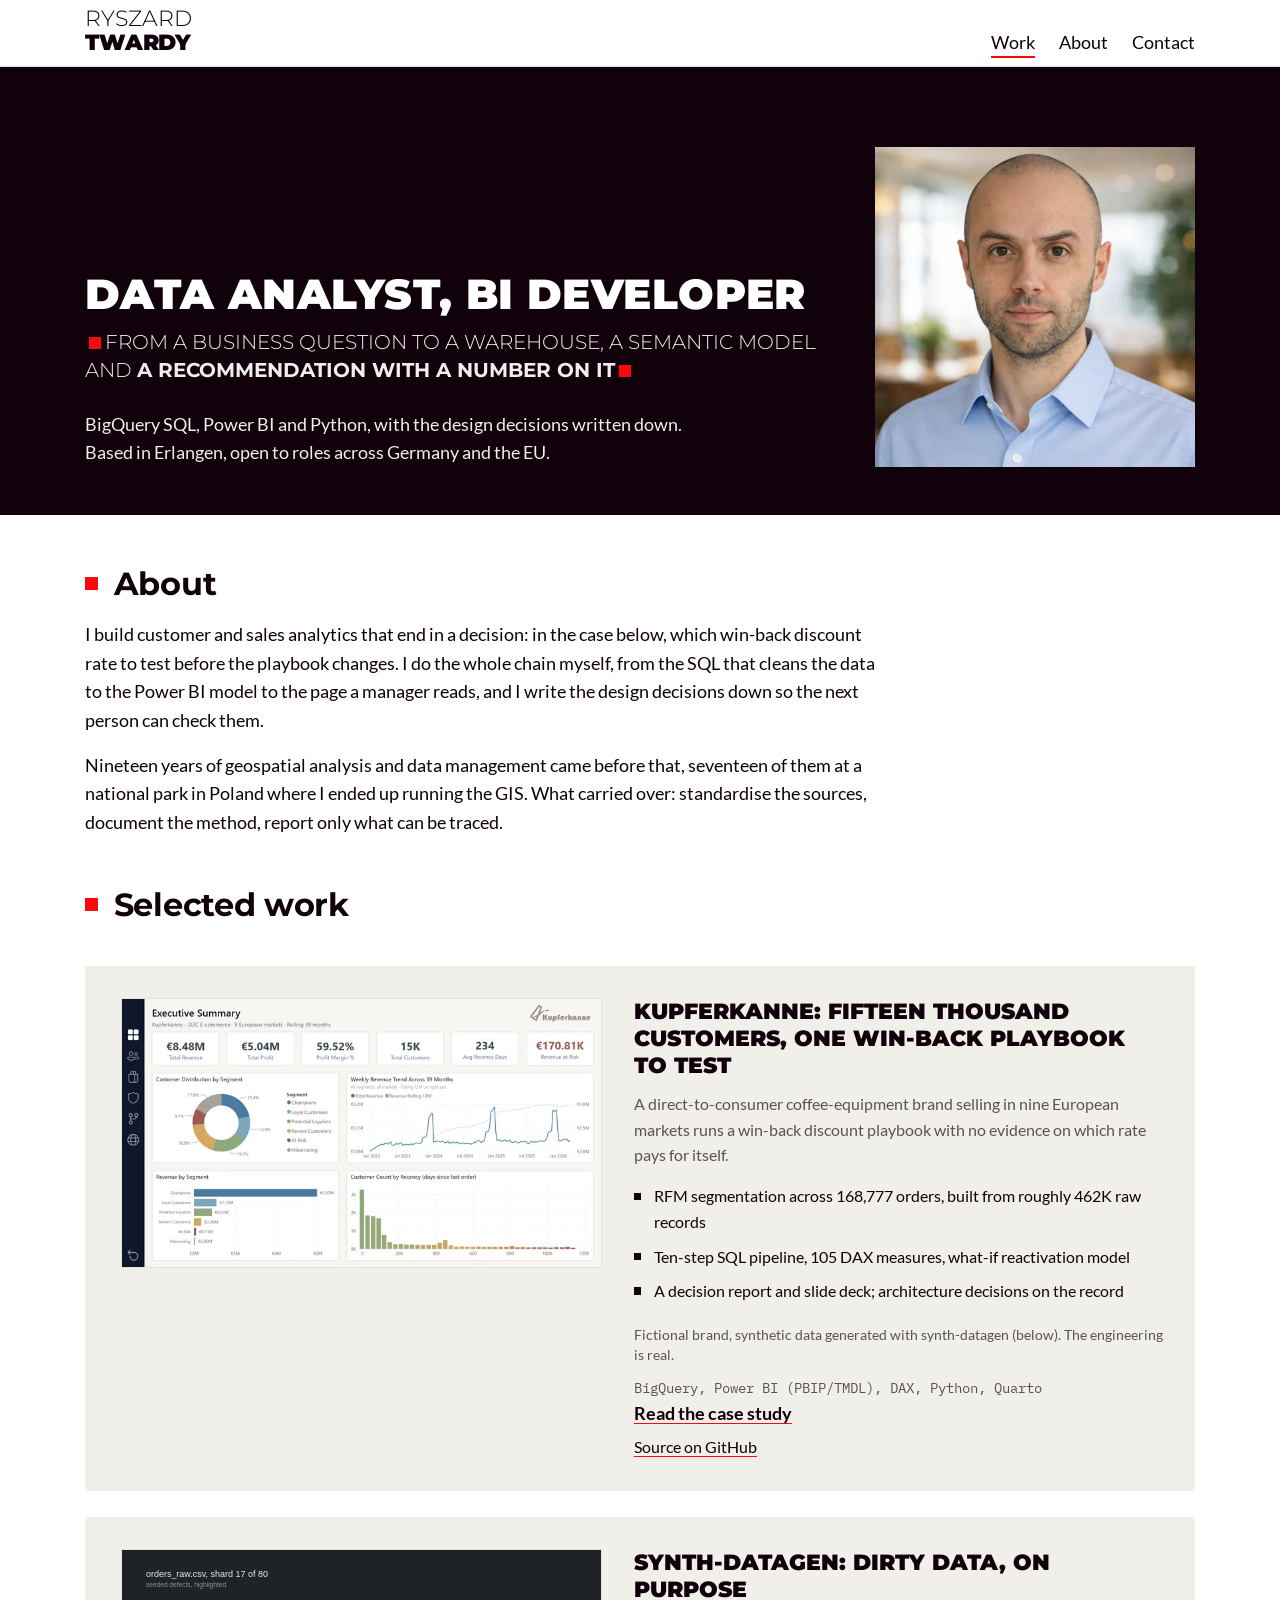
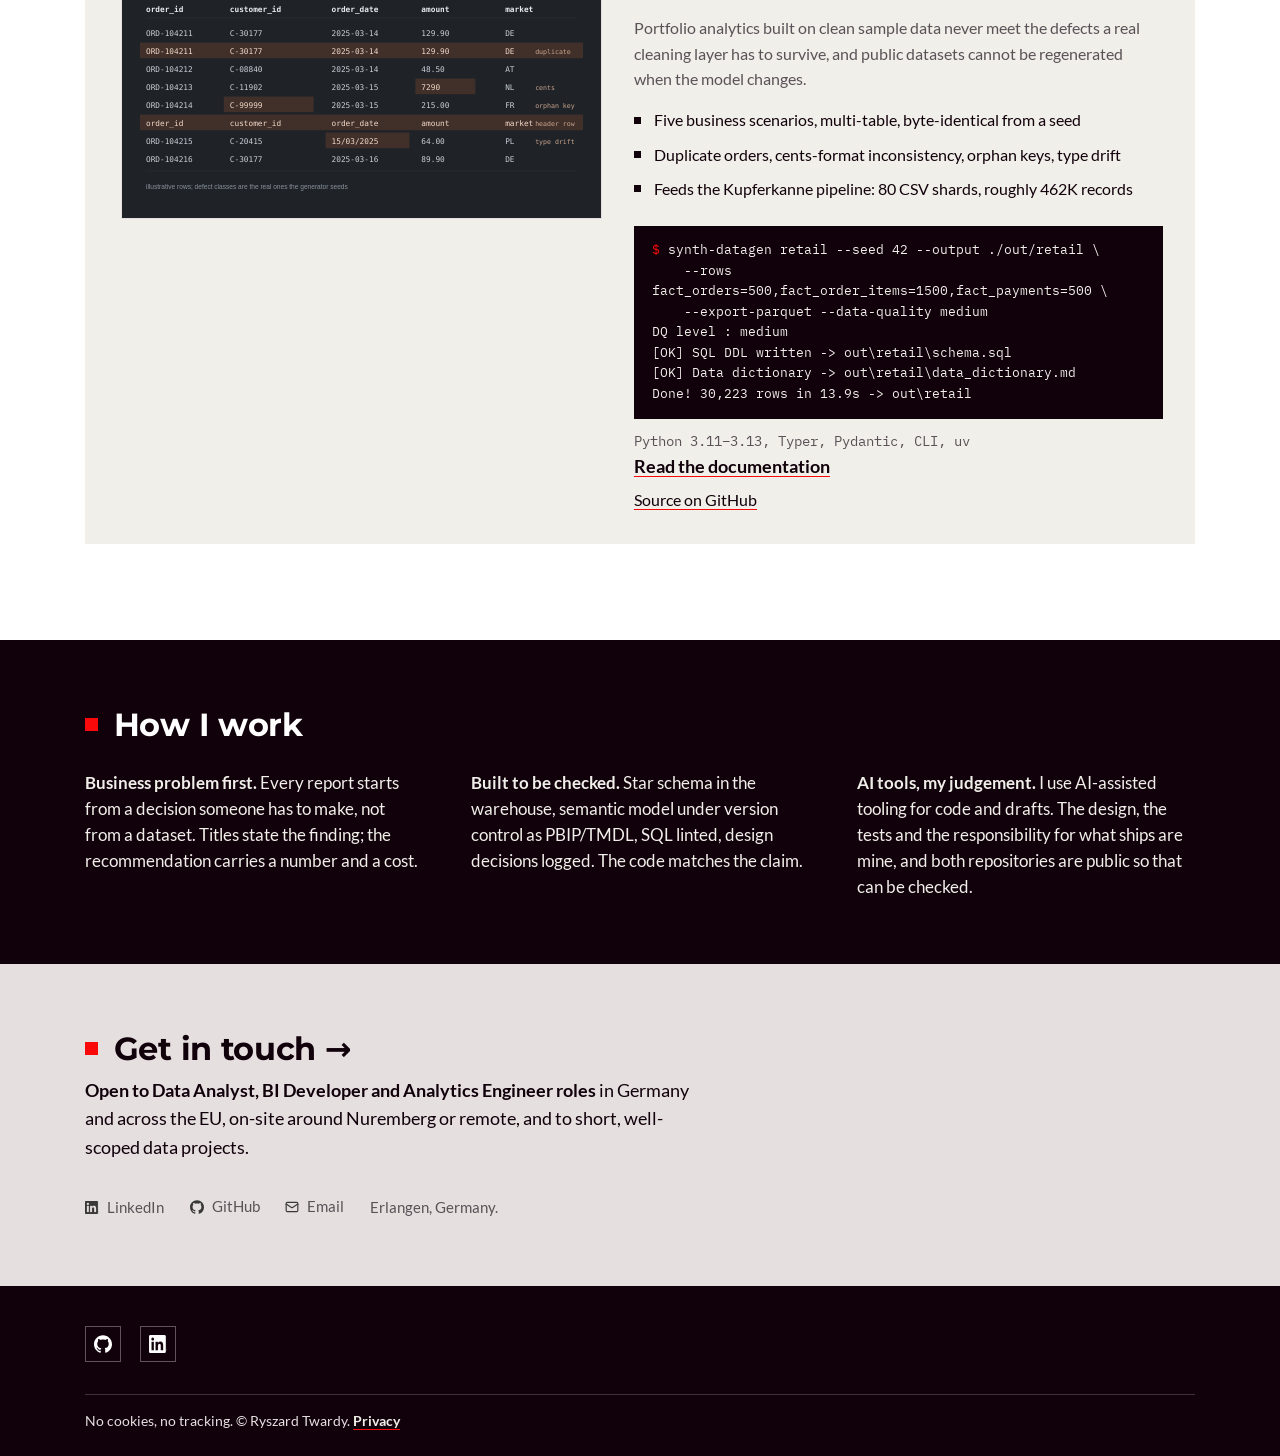
<file: index.html>
<!doctype html>
<html lang="en">
<head>
<meta charset="utf-8">
<meta name="viewport" content="width=device-width, initial-scale=1">
<title>Ryszard Twardy – Data Analyst, Power BI and SQL, Erlangen</title>
<meta name="description" content="Data analyst in Erlangen, Germany. SQL pipelines in BigQuery, Power BI semantic models and DAX, Python data tooling. Projects with the numbers and the code behind them.">
<link rel="canonical" href="https://ryszard-twardy.github.io/">
<meta property="og:type" content="website">
<meta property="og:site_name" content="Ryszard Twardy">
<meta property="og:locale" content="en_GB">
<meta property="og:title" content="Ryszard Twardy – Data Analyst, Power BI and SQL, Erlangen">
<meta property="og:description" content="Data analyst in Erlangen, Germany. SQL pipelines in BigQuery, Power BI semantic models and DAX, Python data tooling. Projects with the numbers and the code behind them.">
<meta property="og:url" content="https://ryszard-twardy.github.io/">
<meta property="og:image" content="https://ryszard-twardy.github.io/assets/img/og.png">
<meta property="og:image:width" content="1200">
<meta property="og:image:height" content="630">
<meta property="og:image:alt" content="Ryszard Twardy, data analyst and BI developer">
<meta name="twitter:card" content="summary_large_image">
<meta name="theme-color" content="#ffffff">
<link rel="preload" href="assets/fonts/montserrat-latin-300-normal.woff2" as="font" type="font/woff2" crossorigin>
<link rel="preload" href="assets/fonts/montserrat-latin-700-normal.woff2" as="font" type="font/woff2" crossorigin>
<link rel="preload" href="assets/fonts/montserrat-latin-900-normal.woff2" as="font" type="font/woff2" crossorigin>
<link rel="preload" href="assets/fonts/lato-latin-400-normal.woff2" as="font" type="font/woff2" crossorigin>
<link rel="preload" href="assets/fonts/lato-latin-700-normal.woff2" as="font" type="font/woff2" crossorigin>
<link rel="preload" href="assets/fonts/IBMPlexMono-Regular.woff2" as="font" type="font/woff2" crossorigin>
<link rel="stylesheet" href="tokens.css">
<link rel="stylesheet" href="styles.css">
</head>
<body>
<a class="skip" href="#main">Skip to content</a>

<header class="header">
  <div class="container wrap">
    <a class="wordmark" href="./" aria-label="Ryszard Twardy – home"><svg viewBox="0 0 107 41" width="107" height="41" aria-hidden="true" focusable="false"><text x="0" y="15.8" font-family="Montserrat" font-weight="300" font-size="22" fill="currentColor">RYSZARD</text><text x="0" y="40" textLength="106.2" lengthAdjust="spacing" font-family="Montserrat" font-weight="900" font-size="22" fill="currentColor">TWARDY</text></svg></a>
    <nav class="nav" aria-label="Main">
      <ul>
        <li><a href="#work" aria-current="page">Work</a></li>
        <li><a href="about/">About</a></li>
        <li><a href="#contact">Contact</a></li>
      </ul>
    </nav>
  </div>
</header>

<main id="main">
  <section class="hero">
    <div class="container wrap">
      <div>
        <h1 class="h-primary">Data analyst, BI developer</h1>
        <p class="sub-hero akcent">From a business question to a warehouse, a semantic model and <strong>a recommendation with a number on it</strong></p>
        <p class="lead">BigQuery SQL, Power BI and Python, with the design decisions written down. Based in Erlangen, open to roles across Germany and the EU.</p>
      </div>
      <img class="portrait" src="assets/img/portrait@640.webp" srcset="assets/img/portrait@2x.webp 224w, assets/img/portrait@640.webp 640w" sizes="(max-width: 760px) 160px, 320px" width="320" height="320" alt="Ryszard Twardy">
    </div>
  </section>

  <section class="container pb-700 about" id="about" aria-labelledby="about-h">
    <h2 class="h-secondary" id="about-h">About</h2>
    <p>I build customer and sales analytics that end in a decision: in the case below, which win-back discount rate to test before the playbook changes. I do the whole chain myself, from the SQL that cleans the data to the Power BI model to the page a manager reads, and I write the design decisions down so the next person can check them.</p>
    <p>Nineteen years of geospatial analysis and data management came before that, seventeen of them at a national park in Poland where I ended up running the GIS. What carried over: standardise the sources, document the method, report only what can be traced.</p>
  </section>

  <section class="container pb-900 flow" id="work" aria-labelledby="work-h">
    <h2 class="h-secondary" id="work-h">Selected work</h2>

    <div class="tiles">
      <!-- Kupferkanne. Figures from the repo README/methodology; do not edit without re-verifying. -->
      <article class="tile">
        <div class="shot">
          <img src="assets/img/kupferkanne-hero-v2.webp" srcset="assets/img/kupferkanne-hero-v2.webp 1x, assets/img/kupferkanne-hero-v2@2x.webp 2x" width="1437" height="808" loading="lazy" alt="Kupferkanne executive summary page of the Power BI report">
        </div>
        <div>
          <h3>Kupferkanne: fifteen thousand customers, one win-back playbook to test</h3>
          <p class="problem">A direct-to-consumer coffee-equipment brand selling in nine European markets runs a win-back discount playbook with no evidence on which rate pays for itself.</p>
          <ul class="kwadrat">
            <li>RFM segmentation across 168,777 orders, built from roughly 462K raw records</li>
            <li>Ten-step SQL pipeline, 105 DAX measures, what-if reactivation model</li>
            <li>A decision report and slide deck; architecture decisions on the record</li>
          </ul>
          <p class="note">Fictional brand, synthetic data generated with synth-datagen (below). The engineering is real.</p>
          <p class="stack" translate="no">BigQuery, Power BI (PBIP/TMDL), DAX, Python, Quarto</p>
          <a class="more" href="kupferkanne/">Read the case study</a>
          <p class="source"><a href="https://github.com/ryszard-twardy/rfm-customer-segmentation-kupferkanne" target="_blank" rel="noopener">Source on GitHub<span class="sr-only"> (opens in a new tab)</span></a></p>
        </div>
      </article>

      <!-- synth-datagen. Scenario count and CLI sample verified against the repo at d629c84 (v0.3.3), 2026-09-17: README quickstart run with --data-quality medium, stdout verbatim, whole lines dropped only. -->
      <article class="tile">
        <div class="shot"><img src="assets/img/synth-defects.svg" width="1600" height="900" loading="lazy" alt="synth-datagen: built-in data defects, one per column"></div>
        <div>
          <h3>synth-datagen: dirty data, on purpose</h3>
          <p class="problem">Portfolio analytics built on clean sample data never meet the defects a real cleaning layer has to survive, and public datasets cannot be regenerated when the model changes.</p>
          <ul class="kwadrat">
            <li>Five business scenarios, multi-table, byte-identical from a seed</li>
            <li>Duplicate orders, cents-format inconsistency, orphan keys, type drift</li>
            <li>Feeds the Kupferkanne pipeline: 80 CSV shards, roughly 462K records</li>
          </ul>
          <pre class="terminal" translate="no" aria-hidden="true"><span class="prompt">$</span> synth-datagen retail --seed 42 --output ./out/retail \
    --rows fact_orders=500,fact_order_items=1500,fact_payments=500 \
    --export-parquet --data-quality medium
DQ level : medium
[OK] SQL DDL written -&gt; out\retail\schema.sql
[OK] Data dictionary -&gt; out\retail\data_dictionary.md
Done! 30,223 rows in 13.9s -&gt; out\retail</pre>
          <p class="stack" translate="no">Python 3.11–3.13, Typer, Pydantic, CLI, uv</p>
          <a class="more" href="https://ryszard-twardy.github.io/synth-datagen/" target="_blank" rel="noopener">Read the documentation<span class="sr-only"> (opens in a new tab)</span></a>
          <p class="source"><a href="https://github.com/ryszard-twardy/synth-datagen" target="_blank" rel="noopener">Source on GitHub<span class="sr-only"> (opens in a new tab)</span></a></p>
        </div>
      </article>
    </div>
  </section>

  <section class="black-bg" aria-labelledby="how-h">
    <div class="container">
      <h2 class="h-secondary" id="how-h">How I work</h2>
      <div class="grid-three">
        <p><strong>Business problem first.</strong> Every report starts from a decision someone has to make, not from a dataset. Titles state the finding; the recommendation carries a number and a cost.</p>
        <p><strong>Built to be checked.</strong> Star schema in the warehouse, semantic model under version control as PBIP/TMDL, SQL linted, design decisions logged. The code matches the claim.</p>
        <p><strong>AI tools, my judgement.</strong> I use AI-assisted tooling for code and drafts. The design, the tests and the responsibility for what ships are mine, and both repositories are public so that can be checked.</p>
      </div>
    </div>
  </section>

  <section class="cta-kontakt" id="contact" aria-labelledby="contact-h">
    <div class="container">
      <h2 class="h-secondary" id="contact-h"><a href="https://www.linkedin.com/in/ryszard-twardy/" target="_blank" rel="noopener">Get in touch &rarr;<span class="sr-only"> (opens in a new tab)</span></a></h2>
      <p class="small"><strong>Open to Data Analyst, BI Developer and Analytics Engineer roles</strong> in Germany and across the EU, on-site around Nuremberg or remote, and to short, well-scoped data projects.</p>
      <ul class="contact-links">
        <li><a href="https://www.linkedin.com/in/ryszard-twardy/" target="_blank" rel="noopener"><img src="assets/icons/linkedin.png" srcset="assets/icons/linkedin.png 1x, assets/icons/linkedin@2x.png 2x" width="14" height="13" alt="">LinkedIn<span class="sr-only"> (opens in a new tab)</span></a></li>
        <li><a href="https://github.com/ryszard-twardy" target="_blank" rel="noopener"><img src="assets/icons/github.svg" width="14" height="14" alt="">GitHub<span class="sr-only"> (opens in a new tab)</span></a></li>
        <li><a href="mailto:r.twardy@proton.me"><img src="assets/icons/mail.svg" width="14" height="14" alt="">Email</a></li>
        <li class="loc">Erlangen, Germany.</li>
      </ul>
    </div>
  </section>
</main>

<footer>
  <div class="container wrap">
    <div class="social" aria-label="Profiles">
      <a href="https://github.com/ryszard-twardy" target="_blank" rel="noopener" aria-label="GitHub (opens in a new tab)"><img src="assets/icons/github.svg" alt=""></a>
      <a href="https://www.linkedin.com/in/ryszard-twardy/" target="_blank" rel="noopener" aria-label="LinkedIn (opens in a new tab)"><img src="assets/icons/linkedin@2x.png" alt=""></a>
    </div>
    <p class="copyright">No cookies, no tracking. &copy; Ryszard Twardy. <a href="datenschutz/">Privacy</a></p>
  </div>
</footer>
</body>
</html>
</file>
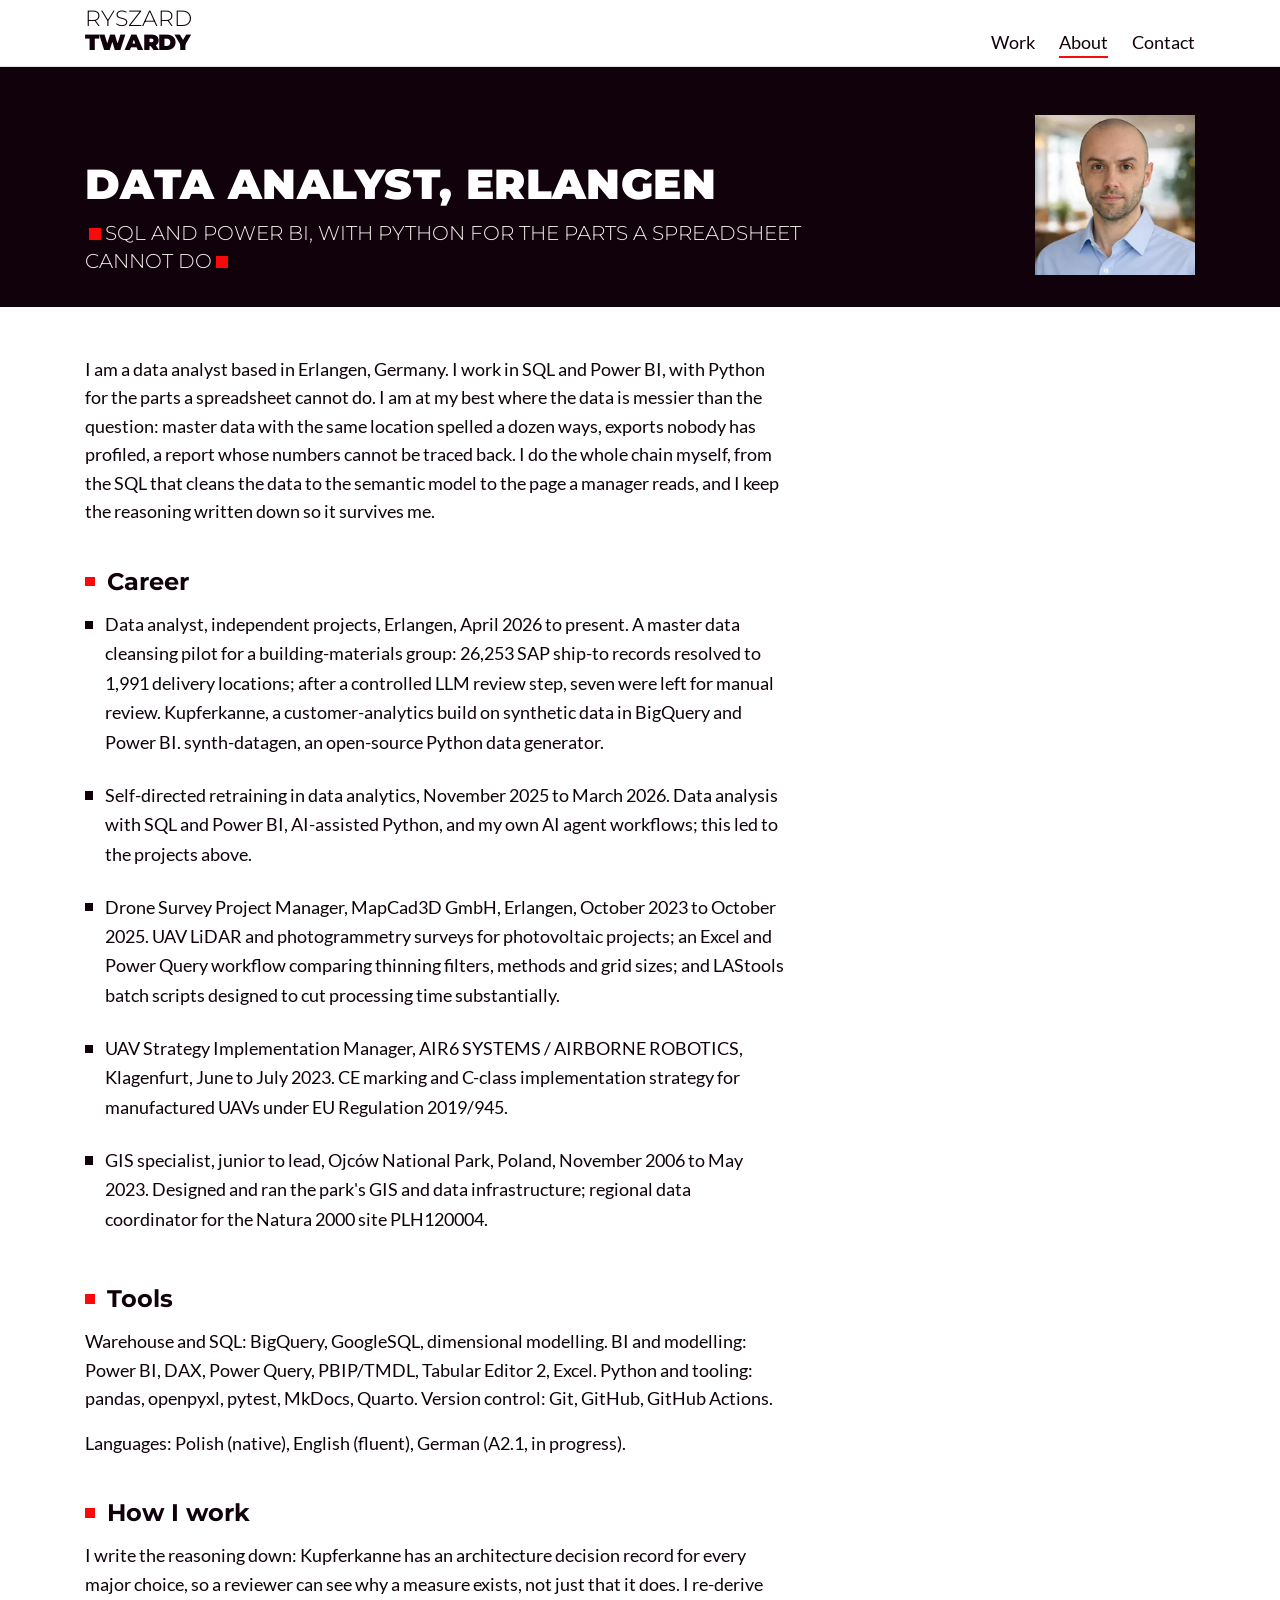
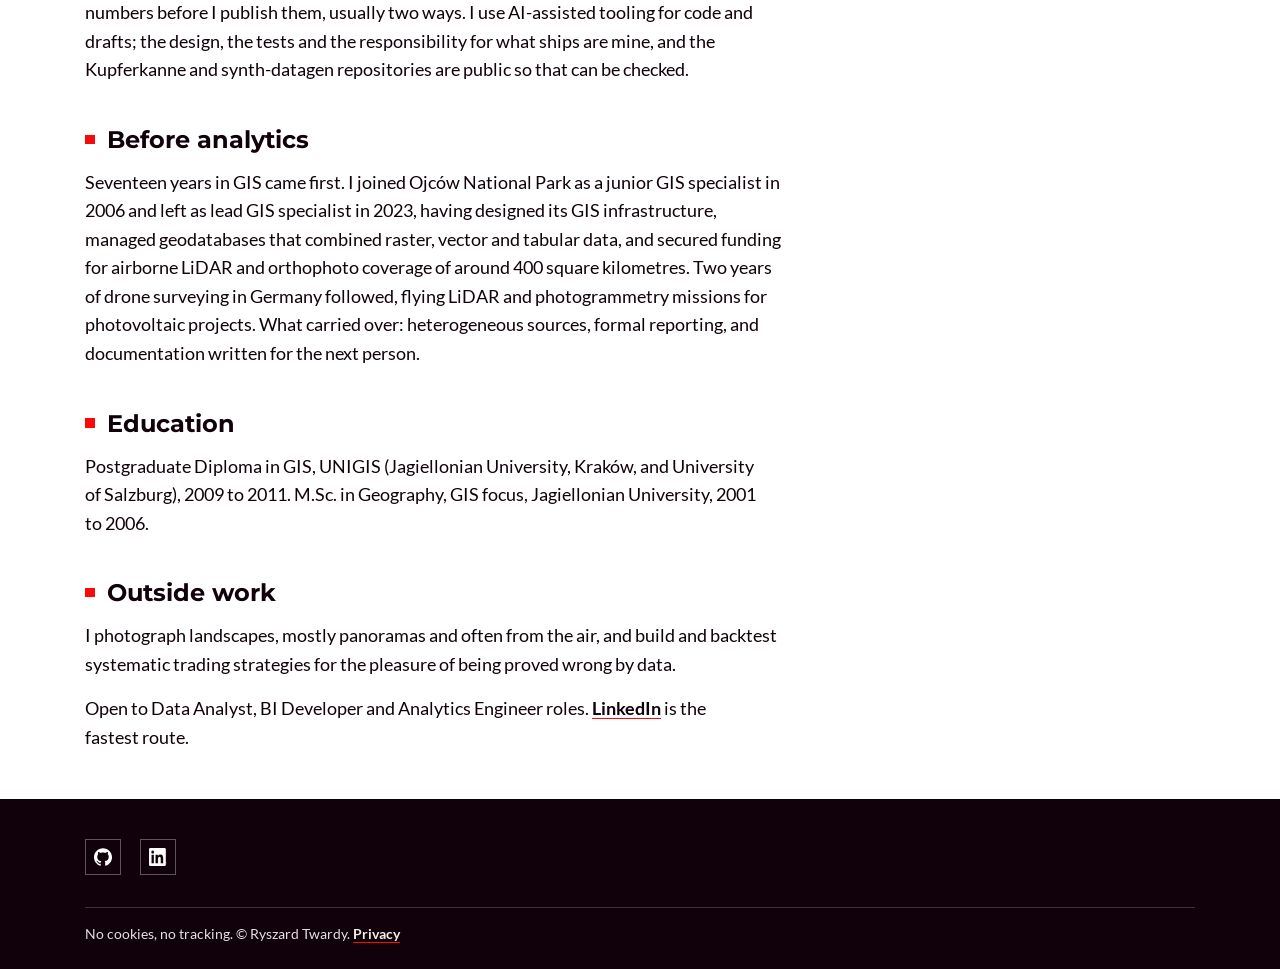
<file: about/index.html>
<!doctype html>
<html lang="en">
<head>
<meta charset="utf-8">
<meta name="viewport" content="width=device-width, initial-scale=1">
<title>About – Ryszard Twardy, Data Analyst</title>
<meta name="description" content="Data analyst in Erlangen, Germany. Nineteen years of geospatial analysis and data management, now applied to SQL, Power BI and data quality. Background, tools and how I work.">
<link rel="canonical" href="https://ryszard-twardy.github.io/about/">
<meta property="og:type" content="website">
<meta property="og:site_name" content="Ryszard Twardy">
<meta property="og:locale" content="en_GB">
<meta property="og:title" content="About – Ryszard Twardy, Data Analyst">
<meta property="og:description" content="Data analyst in Erlangen, Germany. Nineteen years of geospatial analysis and data management, now applied to SQL, Power BI and data quality. Background, tools and how I work.">
<meta property="og:url" content="https://ryszard-twardy.github.io/about/">
<meta property="og:image" content="https://ryszard-twardy.github.io/assets/img/og.png">
<meta property="og:image:width" content="1200">
<meta property="og:image:height" content="630">
<meta property="og:image:alt" content="Ryszard Twardy, data analyst and BI developer">
<meta name="twitter:card" content="summary_large_image">
<meta name="theme-color" content="#ffffff">
<link rel="preload" href="../assets/fonts/montserrat-latin-300-normal.woff2" as="font" type="font/woff2" crossorigin>
<link rel="preload" href="../assets/fonts/montserrat-latin-700-normal.woff2" as="font" type="font/woff2" crossorigin>
<link rel="preload" href="../assets/fonts/montserrat-latin-900-normal.woff2" as="font" type="font/woff2" crossorigin>
<link rel="preload" href="../assets/fonts/lato-latin-400-normal.woff2" as="font" type="font/woff2" crossorigin>
<link rel="preload" href="../assets/fonts/lato-latin-700-normal.woff2" as="font" type="font/woff2" crossorigin>
<link rel="stylesheet" href="../tokens.css">
<link rel="stylesheet" href="../styles.css">
</head>
<body>
<a class="skip" href="#main">Skip to content</a>

<header class="header">
  <div class="container wrap">
    <a class="wordmark" href="../" aria-label="Ryszard Twardy – home"><svg viewBox="0 0 107 41" width="107" height="41" aria-hidden="true" focusable="false"><text x="0" y="15.8" font-family="Montserrat" font-weight="300" font-size="22" fill="currentColor">RYSZARD</text><text x="0" y="40" textLength="106.2" lengthAdjust="spacing" font-family="Montserrat" font-weight="900" font-size="22" fill="currentColor">TWARDY</text></svg></a>
    <nav class="nav" aria-label="Main">
      <ul>
        <li><a href="../#work">Work</a></li>
        <li><a href="./" aria-current="page">About</a></li>
        <li><a href="../#contact">Contact</a></li>
      </ul>
    </nav>
  </div>
</header>

<main id="main">
  <section class="hero title-band">
    <div class="container wrap">
      <div>
        <h1 class="h-primary">Data analyst, Erlangen</h1>
        <p class="sub-hero akcent">SQL and Power BI, with Python for the parts a spreadsheet cannot do</p>
      </div>
      <img class="portrait" src="../assets/img/portrait@640.webp" srcset="../assets/img/portrait@2x.webp 224w, ../assets/img/portrait@640.webp 640w" sizes="(max-width: 760px) 120px, 160px" width="160" height="160" alt="Ryszard Twardy">
    </div>
  </section>
  <article class="container single pb-700">
    <p>I am a data analyst based in Erlangen, Germany. I work in SQL and Power BI, with Python for the parts a spreadsheet cannot do. I am at my best where the data is messier than the question: master data with the same location spelled a dozen ways, exports nobody has profiled, a report whose numbers cannot be traced back. I do the whole chain myself, from the SQL that cleans the data to the semantic model to the page a manager reads, and I keep the reasoning written down so it survives me.</p>
    <h2>Career</h2>
    <ul class="kwadrat">
      <li>Data analyst, independent projects, Erlangen, April 2026 to present. A master data cleansing pilot for a building-materials group: 26,253 SAP ship-to records resolved to 1,991 delivery locations; after a controlled LLM review step, seven were left for manual review. Kupferkanne, a customer-analytics build on synthetic data in BigQuery and Power BI. synth-datagen, an open-source Python data generator.</li>
      <li>Self-directed retraining in data analytics, November 2025 to March 2026. Data analysis with SQL and Power BI, AI-assisted Python, and my own AI agent workflows; this led to the projects above.</li>
      <li>Drone Survey Project Manager, MapCad3D GmbH, Erlangen, October 2023 to October 2025. UAV LiDAR and photogrammetry surveys for photovoltaic projects; an Excel and Power Query workflow comparing thinning filters, methods and grid sizes; and LAStools batch scripts designed to cut processing time substantially.</li>
      <li>UAV Strategy Implementation Manager, AIR6 SYSTEMS / AIRBORNE ROBOTICS, Klagenfurt, June to July 2023. CE marking and C-class implementation strategy for manufactured UAVs under EU Regulation 2019/945.</li>
      <li>GIS specialist, junior to lead, Ojców National Park, Poland, November 2006 to May 2023. Designed and ran the park's GIS and data infrastructure; regional data coordinator for the Natura 2000 site PLH120004.</li>
    </ul>
    <h2>Tools</h2>
    <p>Warehouse and SQL: BigQuery, GoogleSQL, dimensional modelling. BI and modelling: Power BI, DAX, Power Query, PBIP/TMDL, Tabular Editor 2, Excel. Python and tooling: pandas, openpyxl, pytest, MkDocs, Quarto. Version control: Git, GitHub, GitHub Actions.</p>
    <p>Languages: Polish (native), English (fluent), German (A2.1, in progress).</p>
    <h2>How I work</h2>
    <p>I write the reasoning down: Kupferkanne has an architecture decision record for every major choice, so a reviewer can see why a measure exists, not just that it does. I re-derive numbers before I publish them, usually two ways. I use AI-assisted tooling for code and drafts; the design, the tests and the responsibility for what ships are mine, and the Kupferkanne and synth-datagen repositories are public so that can be checked.</p>
    <h2>Before analytics</h2>
    <p>Seventeen years in GIS came first. I joined Ojców National Park as a junior GIS specialist in 2006 and left as lead GIS specialist in 2023, having designed its GIS infrastructure, managed geodatabases that combined raster, vector and tabular data, and secured funding for airborne LiDAR and orthophoto coverage of around 400 square kilometres. Two years of drone surveying in Germany followed, flying LiDAR and photogrammetry missions for photovoltaic projects. What carried over: heterogeneous sources, formal reporting, and documentation written for the next person.</p>
    <h2>Education</h2>
    <p>Postgraduate Diploma in GIS, UNIGIS (Jagiellonian University, Kraków, and University of Salzburg), 2009 to 2011. M.Sc. in Geography, GIS focus, Jagiellonian University, 2001 to 2006.</p>
    <h2>Outside work</h2>
    <p>I photograph landscapes, mostly panoramas and often from the air, and build and backtest systematic trading strategies for the pleasure of being proved wrong by data.</p>
    <p>Open to Data Analyst, BI Developer and Analytics Engineer roles. <a href="https://www.linkedin.com/in/ryszard-twardy/" target="_blank" rel="noopener">LinkedIn<span class="sr-only"> (opens in a new tab)</span></a> is the fastest route.</p>
  </article>
</main>

<footer>
  <div class="container wrap">
    <div class="social" aria-label="Profiles">
      <a href="https://github.com/ryszard-twardy" target="_blank" rel="noopener" aria-label="GitHub (opens in a new tab)"><img src="../assets/icons/github.svg" alt=""></a>
      <a href="https://www.linkedin.com/in/ryszard-twardy/" target="_blank" rel="noopener" aria-label="LinkedIn (opens in a new tab)"><img src="../assets/icons/linkedin@2x.png" alt=""></a>
    </div>
    <p class="copyright">No cookies, no tracking. &copy; Ryszard Twardy. <a href="../datenschutz/">Privacy</a></p>
  </div>
</footer>
</body>
</html>
</file>
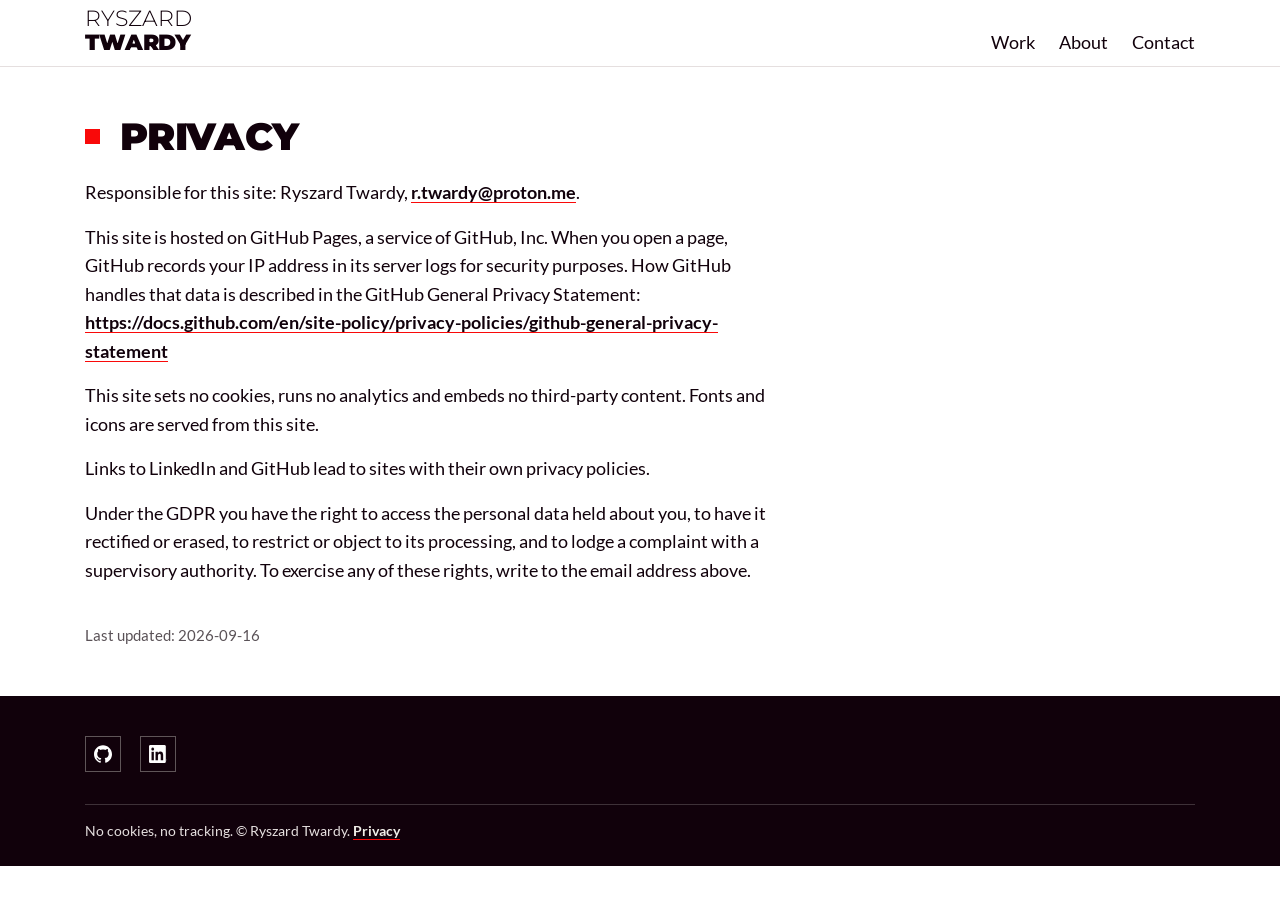
<file: datenschutz/index.html>
<!doctype html>
<html lang="en">
<head>
<meta charset="utf-8">
<meta name="viewport" content="width=device-width, initial-scale=1">
<title>Privacy – Ryszard Twardy</title>
<meta name="description" content="Privacy note for ryszard-twardy.github.io: hosting on GitHub Pages, no cookies, no tracking, your rights under the GDPR.">
<link rel="canonical" href="https://ryszard-twardy.github.io/datenschutz/">
<meta property="og:type" content="website">
<meta property="og:site_name" content="Ryszard Twardy">
<meta property="og:locale" content="en_GB">
<meta property="og:title" content="Privacy – Ryszard Twardy">
<meta property="og:description" content="Privacy note for ryszard-twardy.github.io: hosting on GitHub Pages, no cookies, no tracking, your rights under the GDPR.">
<meta property="og:url" content="https://ryszard-twardy.github.io/datenschutz/">
<meta property="og:image" content="https://ryszard-twardy.github.io/assets/img/og.png">
<meta property="og:image:width" content="1200">
<meta property="og:image:height" content="630">
<meta property="og:image:alt" content="Ryszard Twardy, data analyst and BI developer">
<meta name="twitter:card" content="summary_large_image">
<meta name="theme-color" content="#ffffff">
<link rel="preload" href="../assets/fonts/montserrat-latin-300-normal.woff2" as="font" type="font/woff2" crossorigin>
<link rel="preload" href="../assets/fonts/montserrat-latin-900-normal.woff2" as="font" type="font/woff2" crossorigin>
<link rel="preload" href="../assets/fonts/lato-latin-400-normal.woff2" as="font" type="font/woff2" crossorigin>
<link rel="preload" href="../assets/fonts/lato-latin-700-normal.woff2" as="font" type="font/woff2" crossorigin>
<link rel="stylesheet" href="../tokens.css">
<link rel="stylesheet" href="../styles.css">
</head>
<body>
<a class="skip" href="#main">Skip to content</a>

<header class="header">
  <div class="container wrap">
    <a class="wordmark" href="../" aria-label="Ryszard Twardy – home"><svg viewBox="0 0 107 41" width="107" height="41" aria-hidden="true" focusable="false"><text x="0" y="15.8" font-family="Montserrat" font-weight="300" font-size="22" fill="currentColor">RYSZARD</text><text x="0" y="40" textLength="106.2" lengthAdjust="spacing" font-family="Montserrat" font-weight="900" font-size="22" fill="currentColor">TWARDY</text></svg></a>
    <nav class="nav" aria-label="Main">
      <ul>
        <li><a href="../#work">Work</a></li>
        <li><a href="../about/">About</a></li>
        <li><a href="../#contact">Contact</a></li>
      </ul>
    </nav>
  </div>
</header>

<main id="main">
  <article class="container single pb-700">
    <h1>Privacy</h1>
    <p>Responsible for this site: Ryszard Twardy, <a href="mailto:r.twardy@proton.me">r.twardy@proton.me</a>.</p>
    <p>This site is hosted on GitHub Pages, a service of GitHub, Inc. When you open a page, GitHub records your IP address in its server logs for security purposes. How GitHub handles that data is described in the GitHub General Privacy Statement: <a href="https://docs.github.com/en/site-policy/privacy-policies/github-general-privacy-statement" target="_blank" rel="noopener">https://docs.github.com/en/site-policy/privacy-policies/github-general-privacy-statement<span class="sr-only"> (opens in a new tab)</span></a></p>
    <p>This site sets no cookies, runs no analytics and embeds no third-party content. Fonts and icons are served from this site.</p>
    <p>Links to LinkedIn and GitHub lead to sites with their own privacy policies.</p>
    <p>Under the GDPR you have the right to access the personal data held about you, to have it rectified or erased, to restrict or object to its processing, and to lodge a complaint with a supervisory authority. To exercise any of these rights, write to the email address above.</p>
    <p class="updated">Last updated: 2026-09-16</p>
  </article>
</main>

<footer>
  <div class="container wrap">
    <div class="social" aria-label="Profiles">
      <a href="https://github.com/ryszard-twardy" target="_blank" rel="noopener" aria-label="GitHub (opens in a new tab)"><img src="../assets/icons/github.svg" alt=""></a>
      <a href="https://www.linkedin.com/in/ryszard-twardy/" target="_blank" rel="noopener" aria-label="LinkedIn (opens in a new tab)"><img src="../assets/icons/linkedin@2x.png" alt=""></a>
    </div>
    <p class="copyright">No cookies, no tracking. &copy; Ryszard Twardy. <a href="./">Privacy</a></p>
  </div>
</footer>
</body>
</html>
</file>
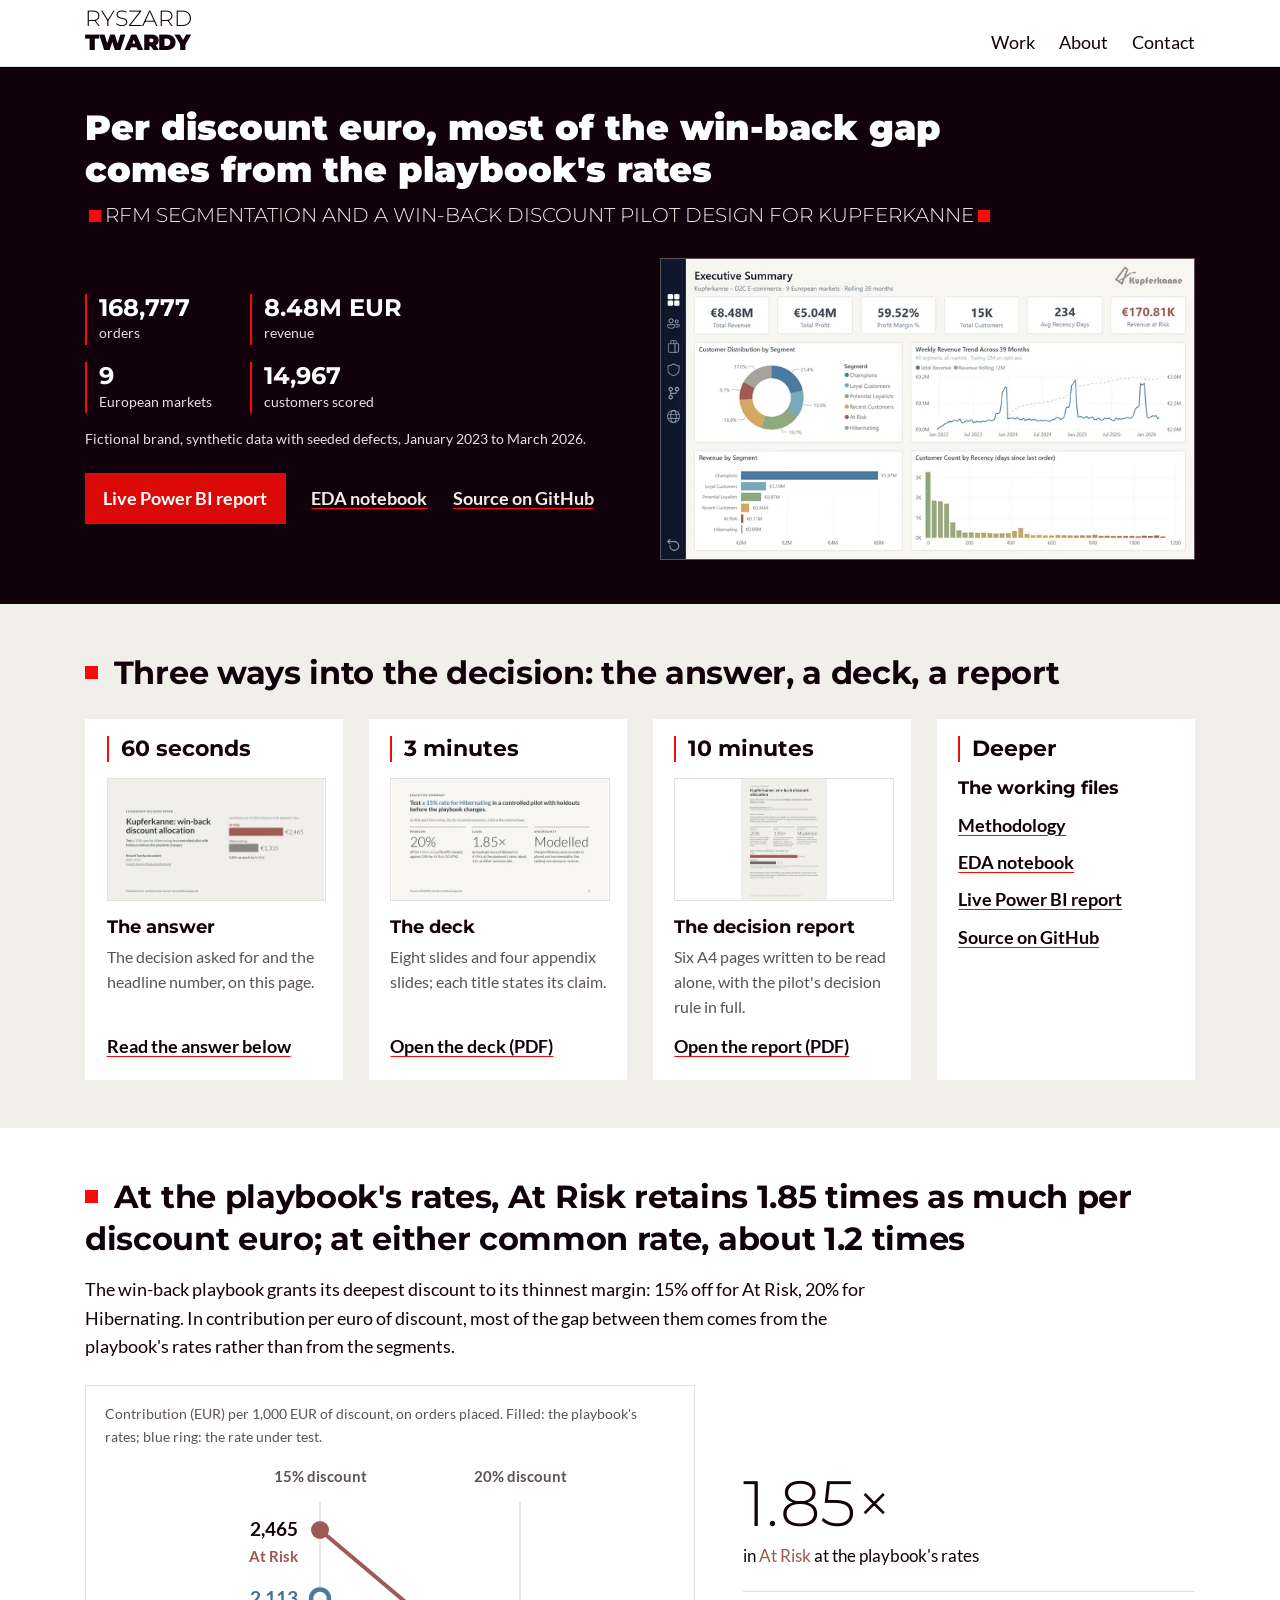
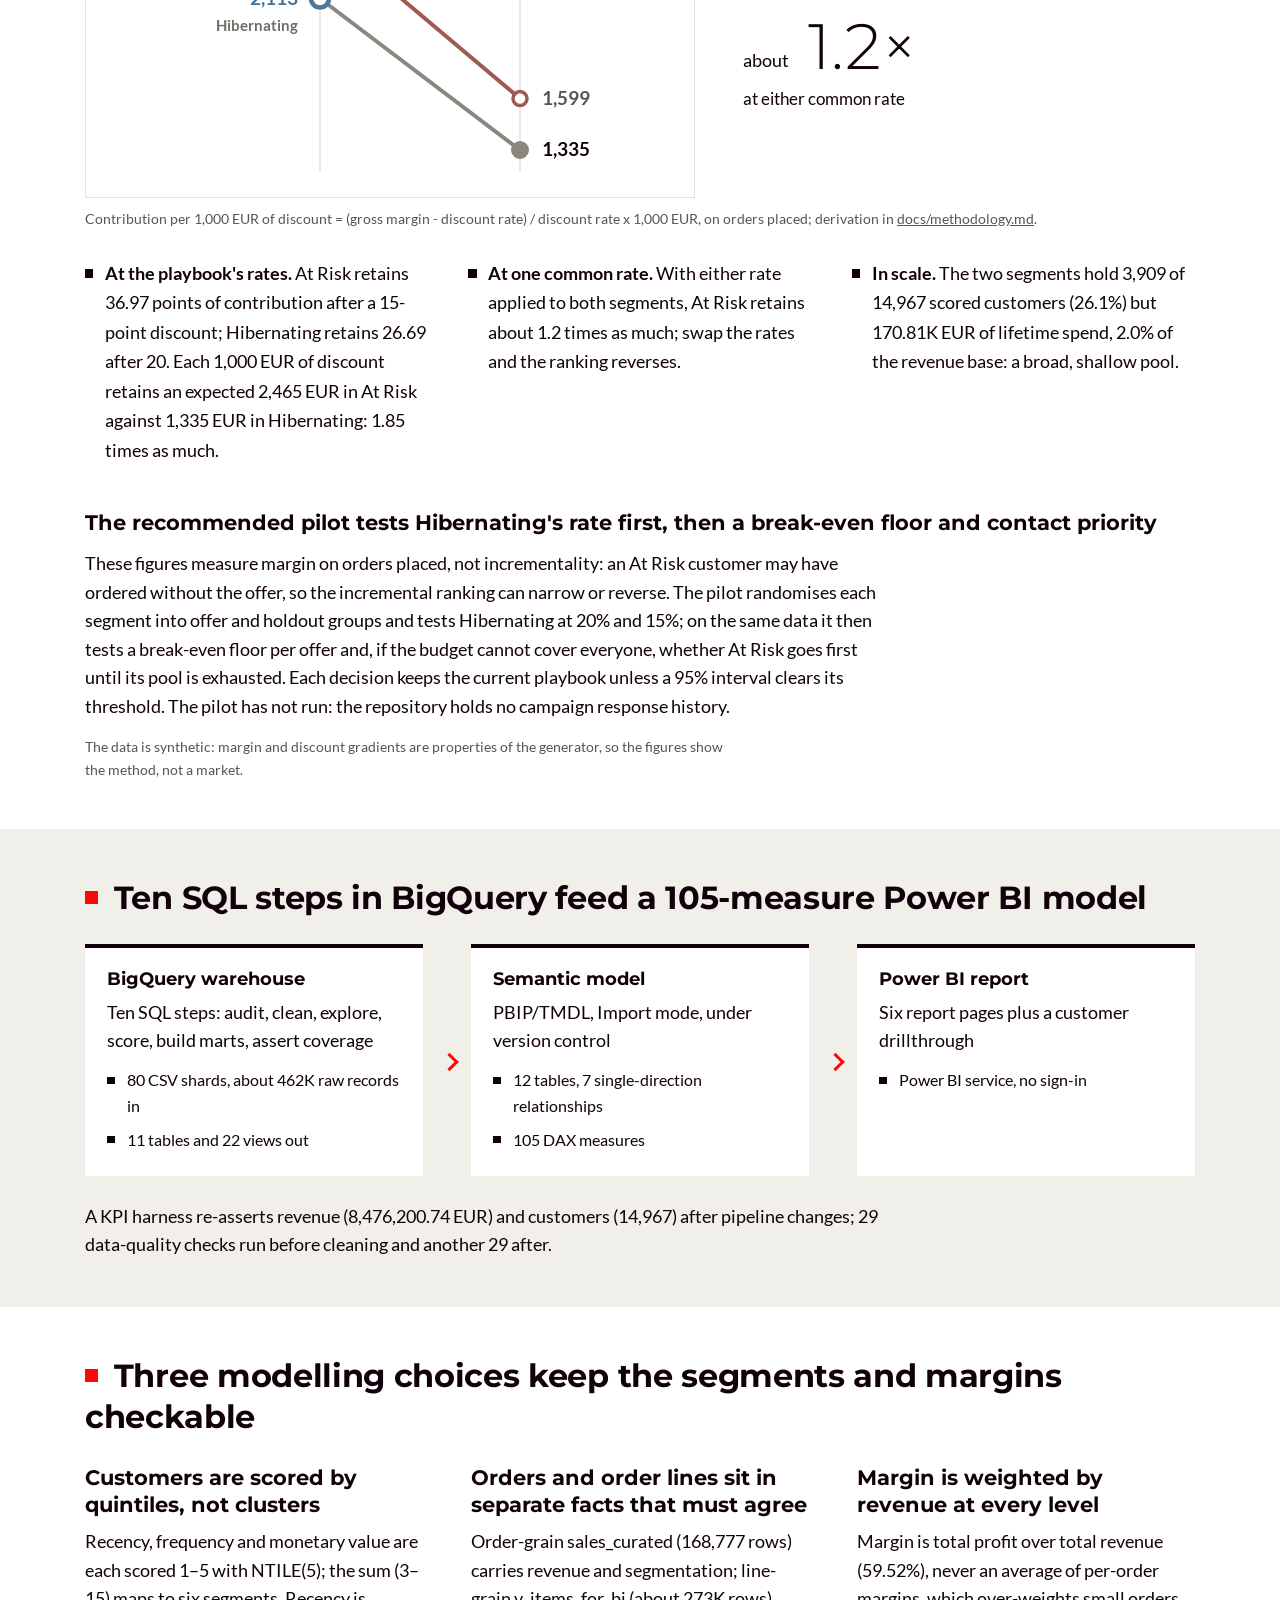
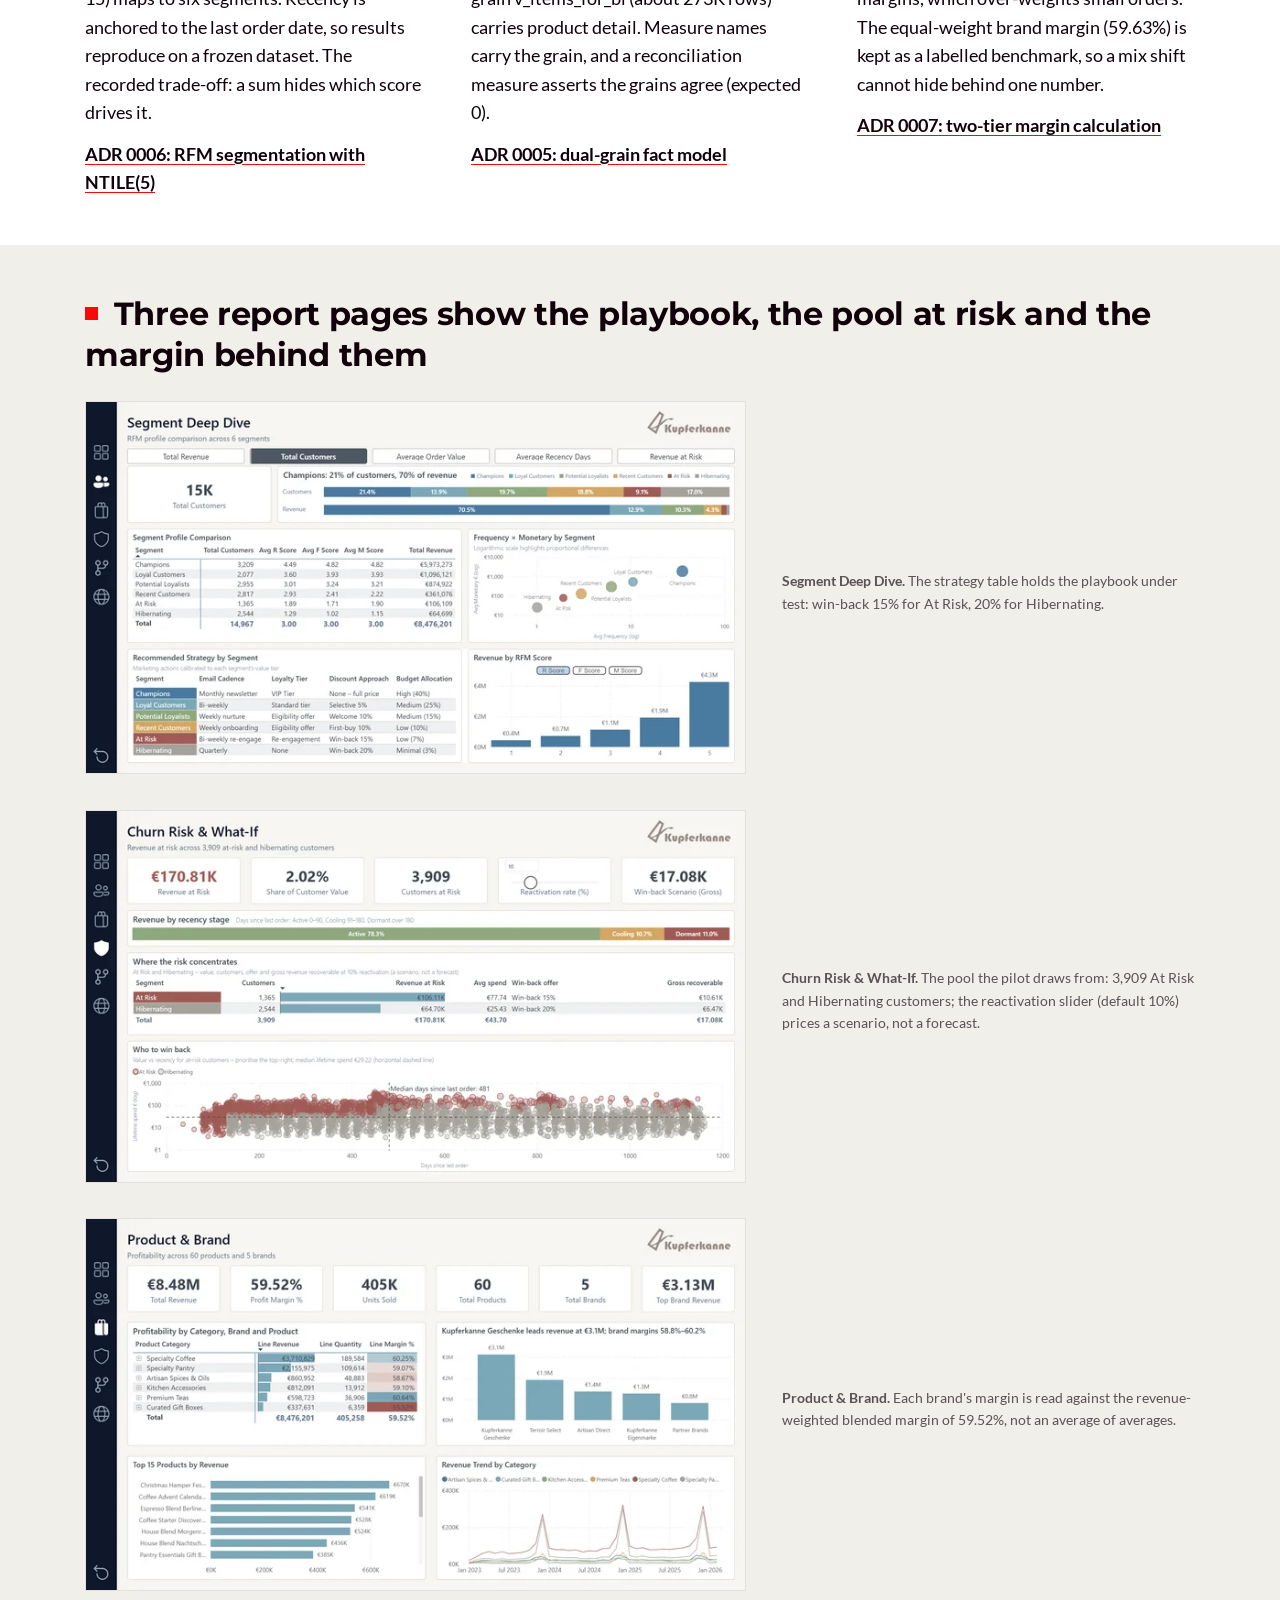
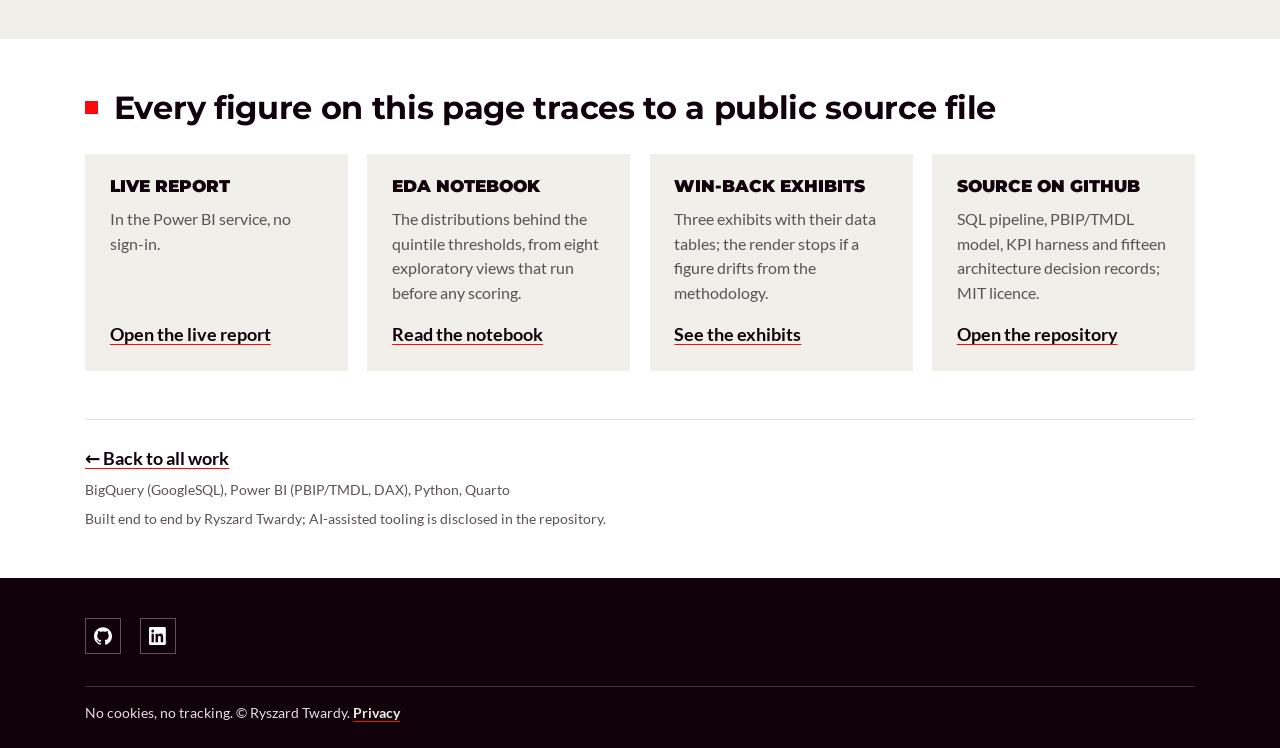
<file: kupferkanne/index.html>
<!doctype html>
<html lang="en">
<head>
<meta charset="utf-8">
<meta name="viewport" content="width=device-width, initial-scale=1">
<title>Kupferkanne win-back: most of the per-euro gap comes from rates</title>
<meta name="description" content="Most of the Kupferkanne win-back gap comes from the playbook's rates rather than from the segments. BigQuery, Power BI, 105 DAX measures. Synthetic data.">
<link rel="canonical" href="https://ryszard-twardy.github.io/kupferkanne/">
<meta property="og:type" content="website">
<meta property="og:site_name" content="Ryszard Twardy">
<meta property="og:locale" content="en_GB">
<meta property="og:title" content="Kupferkanne win-back: most of the per-euro gap comes from rates">
<meta property="og:description" content="Most of the Kupferkanne win-back gap comes from the playbook's rates rather than from the segments. BigQuery, Power BI, 105 DAX measures. Synthetic data.">
<meta property="og:url" content="https://ryszard-twardy.github.io/kupferkanne/">
<meta property="og:image" content="https://ryszard-twardy.github.io/assets/img/kupferkanne-og-v1.png">
<meta property="og:image:width" content="1200">
<meta property="og:image:height" content="630">
<meta property="og:image:alt" content="Kupferkanne win-back finding: contribution per 1,000 EUR of discount, At Risk against Hibernating">
<meta name="twitter:card" content="summary_large_image">
<meta name="theme-color" content="#ffffff">
<link rel="preload" href="../assets/fonts/montserrat-latin-300-normal.woff2" as="font" type="font/woff2" crossorigin>
<link rel="preload" href="../assets/fonts/montserrat-latin-700-normal.woff2" as="font" type="font/woff2" crossorigin>
<link rel="preload" href="../assets/fonts/montserrat-latin-900-normal.woff2" as="font" type="font/woff2" crossorigin>
<link rel="preload" href="../assets/fonts/lato-latin-400-normal.woff2" as="font" type="font/woff2" crossorigin>
<link rel="preload" href="../assets/fonts/lato-latin-700-normal.woff2" as="font" type="font/woff2" crossorigin>
<link rel="stylesheet" href="../tokens.css">
<link rel="stylesheet" href="../styles.css">
<link rel="stylesheet" href="project.css">
</head>
<body>
<a class="skip" href="#main">Skip to content</a>

<header class="header">
  <div class="container wrap">
    <a class="wordmark" href="../" aria-label="Ryszard Twardy – home"><svg viewBox="0 0 107 41" width="107" height="41" aria-hidden="true" focusable="false"><text x="0" y="15.8" font-family="Montserrat" font-weight="300" font-size="22" fill="currentColor">RYSZARD</text><text x="0" y="40" textLength="106.2" lengthAdjust="spacing" font-family="Montserrat" font-weight="900" font-size="22" fill="currentColor">TWARDY</text></svg></a>
    <nav class="nav" aria-label="Main">
      <ul>
        <li><a href="../#work">Work</a></li>
        <li><a href="../about/">About</a></li>
        <li><a href="../#contact">Contact</a></li>
      </ul>
    </nav>
  </div>
</header>

<main id="main">
  <!-- Figures from the rfm-customer-segmentation-kupferkanne docs at v1.4.0 (10f3b6d); do not edit a number without re-verifying it. -->
  <section class="hero kk-hero" aria-labelledby="kk-h1">
    <div class="container kk-hero-wrap">
      <h1 class="h-case" id="kk-h1">Per discount euro, most of the <span class="nowrap">win-back</span> gap comes from the playbook's rates</h1>
      <p class="sub-hero akcent">RFM segmentation and a <span class="nowrap">win-back</span> discount pilot design for Kupferkanne</p>
      <div class="kk-hero-row">
      <div class="kk-hero-text">
        <ul class="kk-kpis" aria-label="Scale of the analysis">
          <li><span class="kk-kpi-value">168,777</span> <span class="kk-kpi-label">orders</span></li>
          <li><span class="kk-kpi-value">8.48M EUR</span> <span class="kk-kpi-label">revenue</span></li>
          <li><span class="kk-kpi-value">9</span> <span class="kk-kpi-label">European markets</span></li>
          <li><span class="kk-kpi-value">14,967</span> <span class="kk-kpi-label">customers scored</span></li>
        </ul>
        <p class="kk-note">Fictional brand, synthetic data with seeded defects, January 2023 to March 2026.</p>
        <ul class="kk-ctas">
          <li><a class="kk-btn" href="https://ryszard-twardy.github.io/kupferkanne/report/" target="_blank" rel="noopener">Live Power BI report<span class="sr-only"> (opens in a new tab)</span></a></li>
          <li><a class="kk-link" href="https://ryszard-twardy.github.io/rfm-customer-segmentation-kupferkanne/" target="_blank" rel="noopener">EDA notebook<span class="sr-only"> (opens in a new tab)</span></a></li>
          <li><a class="kk-link" href="https://github.com/ryszard-twardy/rfm-customer-segmentation-kupferkanne" target="_blank" rel="noopener">Source on GitHub<span class="sr-only"> (opens in a new tab)</span></a></li>
        </ul>
      </div>
      <img class="kk-hero-shot" src="../assets/img/kupferkanne-hero-v2.webp" srcset="../assets/img/kupferkanne-hero-v2.webp 1x, ../assets/img/kupferkanne-hero-v2@2x.webp 2x" width="1437" height="808" fetchpriority="high" alt="Executive Summary page of the Kupferkanne Power BI report: revenue 8.48M EUR, profit 5.04M EUR, 59.52% margin, customers by segment, weekly revenue trend and revenue by segment">
      </div>
    </div>
  </section>

  <section class="kk-band" aria-labelledby="read-h">
    <div class="container">
      <h2 class="h-secondary" id="read-h">Three ways into the decision: the answer, a deck, a report</h2>
      <ol class="kk-paths">
        <li class="kk-path">
          <p class="kk-time">60 seconds</p>
          <div class="kk-thumb"><img src="../assets/img/kupferkanne-deck-cover-v1.webp" srcset="../assets/img/kupferkanne-deck-cover-v1.webp 1x, ../assets/img/kupferkanne-deck-cover-v1@2x.webp 2x" width="480" height="270" loading="lazy" alt="Cover slide of the executive deck: Kupferkanne win-back discount allocation, with contribution per 1,000 EUR of discount at the playbook's rates, 2,465 EUR in At Risk against 1,335 EUR in Hibernating"></div>
          <h3>The answer</h3>
          <p>The decision asked for and the headline number, on this page.</p>
          <a href="#finding">Read the answer below</a>
        </li>
        <li class="kk-path">
          <p class="kk-time">3 minutes</p>
          <div class="kk-thumb"><img src="../assets/img/kupferkanne-deck-summary-v1.webp" srcset="../assets/img/kupferkanne-deck-summary-v1.webp 1x, ../assets/img/kupferkanne-deck-summary-v1@2x.webp 2x" width="480" height="270" loading="lazy" alt="Executive summary slide of the deck: test a 15% rate for Hibernating in a controlled pilot with holdouts, with the problem, the cause and the uncertainty in three columns"></div>
          <h3>The deck</h3>
          <p>Eight slides and four appendix slides; each title states its claim.</p>
          <a href="https://ryszard-twardy.github.io/rfm-customer-segmentation-kupferkanne/kupferkanne_win_back_discount_allocation_deck.pdf" target="_blank" rel="noopener">Open the deck (PDF)<span class="sr-only"> (opens in a new tab)</span></a>
        </li>
        <li class="kk-path">
          <p class="kk-time">10 minutes</p>
          <div class="kk-thumb"><img src="../assets/img/kupferkanne-report-p1-v1.webp" srcset="../assets/img/kupferkanne-report-p1-v1.webp 1x, ../assets/img/kupferkanne-report-p1-v1@2x.webp 2x" width="191" height="270" loading="lazy" alt="First page of the decision report: the title, the executive summary in three columns and Exhibit 1"></div>
          <h3>The decision report</h3>
          <p>Six A4 pages written to be read alone, with the pilot's decision rule in full.</p>
          <a href="https://ryszard-twardy.github.io/rfm-customer-segmentation-kupferkanne/kupferkanne_win_back_discount_allocation_report.pdf" target="_blank" rel="noopener">Open the report (PDF)<span class="sr-only"> (opens in a new tab)</span></a>
        </li>
        <li class="kk-path">
          <p class="kk-time">Deeper</p>
          <h3>The working files</h3>
          <ul class="kk-deeper">
            <li><a href="https://github.com/ryszard-twardy/rfm-customer-segmentation-kupferkanne/blob/main/docs/methodology.md#win-back-discount-allocation" target="_blank" rel="noopener">Methodology<span class="sr-only"> (opens in a new tab)</span></a></li>
            <li><a href="https://ryszard-twardy.github.io/rfm-customer-segmentation-kupferkanne/" target="_blank" rel="noopener">EDA notebook<span class="sr-only"> (opens in a new tab)</span></a></li>
            <li><a href="https://ryszard-twardy.github.io/kupferkanne/report/" target="_blank" rel="noopener">Live Power BI report<span class="sr-only"> (opens in a new tab)</span></a></li>
            <li><a href="https://github.com/ryszard-twardy/rfm-customer-segmentation-kupferkanne" target="_blank" rel="noopener">Source on GitHub<span class="sr-only"> (opens in a new tab)</span></a></li>
          </ul>
        </li>
      </ol>
    </div>
  </section>

  <section class="container pb-700 kk-finding" id="finding" aria-labelledby="finding-h">
    <h2 class="h-secondary" id="finding-h">At the playbook's rates, At Risk retains 1.85 times as much per discount euro; at either common rate, about 1.2 times</h2>
    <p class="kk-lead">The win-back playbook grants its deepest discount to its thinnest margin: 15% off for At Risk, 20% for Hibernating. In contribution per euro of discount, most of the gap between them comes from the playbook's rates rather than from the segments.</p>
    <figure class="kk-slope-fig">
      <div class="kk-slope-wrap">
        <div class="kk-slope">
          <p class="kk-chart-note">Contribution (EUR) per 1,000 EUR of discount, on orders placed. Filled: the playbook's rates; blue ring: the rate under test.</p>
<svg class="kk-slope-svg" viewBox="0 0 560 330" role="img" aria-labelledby="slope-t slope-d">
<title id="slope-t">Contribution per 1,000 EUR of discount at a 15% and a 20% discount</title>
<desc id="slope-d">At Risk 2,465 EUR at 15% and 1,599 EUR at 20%; Hibernating 2,113 EUR at 15% and 1,335 EUR at 20%. The playbook pairs At Risk at 15% with Hibernating at 20%; Hibernating at 15% is the rate under test.</desc>
<text class="t-head" x="210" y="24" text-anchor="middle">15% discount</text>
<text class="t-head" x="410" y="24" text-anchor="middle">20% discount</text>
<line class="guide" x1="210" y1="44" x2="210" y2="314"/>
<line class="guide" x1="410" y1="44" x2="410" y2="314"/>
<line class="l-ar" x1="210" y1="72.0" x2="410" y2="240.6"/>
<line class="l-hb" x1="210" y1="140.5" x2="410" y2="292.0"/>
<circle class="d-ar-ring" cx="410" cy="240.6" r="7"/>
<circle class="d-ar" cx="210" cy="72.0" r="9"/>
<circle class="d-hb" cx="410" cy="292.0" r="9"/>
<circle class="d-test" cx="210" cy="140.5" r="9"/>
<text class="t-num" x="188" y="78.0" text-anchor="end">2,465</text>
<text class="t-name c-ar" x="188" y="104.0" text-anchor="end">At Risk</text>
<text class="t-num c-test" x="188" y="146.5" text-anchor="end">2,113</text>
<text class="t-name c-hb" x="188" y="172.5" text-anchor="end">Hibernating</text>
<text class="t-num c-muted" x="432" y="246.6">1,599</text>
<text class="t-num" x="432" y="298.0">1,335</text>
</svg>
        </div>
        <div class="kk-heroes">
          <div><p class="kk-hero-num">1.85&times;</p><p class="kk-hero-label">in <span class="c-ar">At Risk</span> at the playbook's rates</p></div>
          <div class="kk-hero-rule"><p class="kk-hero-num"><span class="kk-about">about</span> 1.2&times;</p><p class="kk-hero-label">at either common rate</p></div>
        </div>
      </div>
      <figcaption>Contribution per 1,000 EUR of discount = (gross margin - discount rate) / discount rate x 1,000 EUR, on orders placed; derivation in <a href="https://github.com/ryszard-twardy/rfm-customer-segmentation-kupferkanne/blob/main/docs/methodology.md#win-back-discount-allocation" target="_blank" rel="noopener">docs/methodology.md<span class="sr-only"> (opens in a new tab)</span></a>.</figcaption>
    </figure>
    <ul class="kwadrat kk-points">
      <li><strong>At the playbook's rates.</strong> At Risk retains 36.97 points of contribution after a 15-point discount; Hibernating retains 26.69 after 20. Each 1,000 EUR of discount retains an expected 2,465 EUR in At Risk against 1,335 EUR in Hibernating: 1.85 times as much.</li>
      <li><strong>At one common rate.</strong> With either rate applied to both segments, At Risk retains about 1.2 times as much; swap the rates and the ranking reverses.</li>
      <li><strong>In scale.</strong> The two segments hold 3,909 of 14,967 scored customers (26.1%) but 170.81K EUR of lifetime spend, 2.0% of the revenue base: a broad, shallow pool.</li>
    </ul>
    <h3 class="kk-h3" id="pilot-h">The recommended pilot tests Hibernating's rate first, then a break-even floor and contact priority</h3>
    <p>These figures measure margin on orders placed, not incrementality: an At Risk customer may have ordered without the offer, so the incremental ranking can narrow or reverse. The pilot randomises each segment into offer and holdout groups and tests Hibernating at 20% and 15%; on the same data it then tests a break-even floor per offer and, if the budget cannot cover everyone, whether At Risk goes first until its pool is exhausted. Each decision keeps the current playbook unless a 95% interval clears its threshold. The pilot has not run: the repository holds no campaign response history.</p>
    <p class="kk-note">The data is synthetic: margin and discount gradients are properties of the generator, so the figures show the method, not a market.</p>
  </section>

  <section class="kk-band" aria-labelledby="built-h">
    <div class="container">
      <h2 class="h-secondary" id="built-h">Ten SQL steps in BigQuery feed a 105-measure Power BI model</h2>
      <ol class="kk-pipeline">
        <li>
          <p class="kk-node">BigQuery warehouse</p>
          <p>Ten SQL steps: audit, clean, explore, score, build marts, assert coverage</p>
          <ul class="kwadrat">
            <li>80 CSV shards, about 462K raw records in</li>
            <li>11 tables and 22 views out</li>
          </ul>
        </li>
        <li>
          <p class="kk-node">Semantic model</p>
          <p>PBIP/TMDL, Import mode, under version control</p>
          <ul class="kwadrat">
            <li>12 tables, 7 single-direction relationships</li>
            <li>105 DAX measures</li>
          </ul>
        </li>
        <li>
          <p class="kk-node">Power BI report</p>
          <p>Six report pages plus a customer drillthrough</p>
          <ul class="kwadrat">
            <li>Power BI service, no sign-in</li>
          </ul>
        </li>
      </ol>
      <p class="kk-after">A KPI harness re-asserts revenue (8,476,200.74 EUR) and customers (14,967) after pipeline changes; 29 data-quality checks run before cleaning and another 29 after.</p>
    </div>
  </section>

  <section class="container pb-700 kk-how" aria-labelledby="how-h">
    <h2 class="h-secondary" id="how-h">Three modelling choices keep the segments and margins checkable</h2>
    <div class="kk-three">
      <div>
        <h3 class="kk-h3">Customers are scored by quintiles, not clusters</h3>
        <p>Recency, frequency and monetary value are each scored 1–5 with NTILE(5); the sum (3–15) maps to six segments. Recency is anchored to the last order date, so results reproduce on a frozen dataset. The recorded trade-off: a sum hides which score drives it.</p>
        <p class="kk-adr"><a href="https://github.com/ryszard-twardy/rfm-customer-segmentation-kupferkanne/blob/main/docs/adr/0006-rfm-segmentation-with-ntile.md" target="_blank" rel="noopener">ADR 0006: RFM segmentation with NTILE(5)<span class="sr-only"> (opens in a new tab)</span></a></p>
      </div>
      <div>
        <h3 class="kk-h3">Orders and order lines sit in separate facts that must agree</h3>
        <p>Order-grain <code>sales_curated</code> (168,777 rows) carries revenue and segmentation; line-grain <code>v_items_for_bi</code> (about 273K rows) carries product detail. Measure names carry the grain, and a reconciliation measure asserts the grains agree (expected 0).</p>
        <p class="kk-adr"><a href="https://github.com/ryszard-twardy/rfm-customer-segmentation-kupferkanne/blob/main/docs/adr/0005-dual-grain-fact-model.md" target="_blank" rel="noopener">ADR 0005: dual-grain fact model<span class="sr-only"> (opens in a new tab)</span></a></p>
      </div>
      <div>
        <h3 class="kk-h3">Margin is weighted by revenue at every level</h3>
        <p>Margin is total profit over total revenue (59.52%), never an average of per-order margins, which over-weights small orders. The equal-weight brand margin (59.63%) is kept as a labelled benchmark, so a mix shift cannot hide behind one number.</p>
        <p class="kk-adr"><a href="https://github.com/ryszard-twardy/rfm-customer-segmentation-kupferkanne/blob/main/docs/adr/0007-two-tier-margin-calculation.md" target="_blank" rel="noopener">ADR 0007: two-tier margin calculation<span class="sr-only"> (opens in a new tab)</span></a></p>
      </div>
    </div>
  </section>

  <section class="kk-band" aria-labelledby="gallery-h">
    <div class="container">
      <h2 class="h-secondary" id="gallery-h">Three report pages show the playbook, the pool at risk and the margin behind them</h2>
      <div class="kk-gallery">
        <figure class="kk-fig">
          <img src="../assets/img/kupferkanne-segments.webp" srcset="../assets/img/kupferkanne-segments.webp 1x, ../assets/img/kupferkanne-segments@2x.webp 2x" width="1437" height="808" loading="lazy" alt="Segment Deep Dive page: each segment's share of customers and of revenue (Champions: 21% and 70%), segment profile table, frequency against monetary value by segment, recommended strategy table with win-back 15% for At Risk and 20% for Hibernating, and revenue by RFM score">
          <figcaption><strong>Segment Deep Dive.</strong> The strategy table holds the playbook under test: win-back 15% for At Risk, 20% for Hibernating.</figcaption>
        </figure>
        <figure class="kk-fig">
          <img src="../assets/img/kupferkanne-churn.webp" srcset="../assets/img/kupferkanne-churn.webp 1x, ../assets/img/kupferkanne-churn@2x.webp 2x" width="1437" height="808" loading="lazy" alt="Churn Risk &amp; What-If page: 170.81K EUR revenue at risk across 3,909 customers, the reactivation rate at 10% with the gross win-back scenario, revenue by recency stage, a risk table with the win-back offer per segment, and at-risk customers by value and recency">
          <figcaption><strong>Churn Risk &amp; What-If.</strong> The pool the pilot draws from: 3,909 At Risk and Hibernating customers; the reactivation slider (default 10%) prices a scenario, not a forecast.</figcaption>
        </figure>
        <figure class="kk-fig">
          <img src="../assets/img/kupferkanne-product.webp" srcset="../assets/img/kupferkanne-product.webp 1x, ../assets/img/kupferkanne-product@2x.webp 2x" width="1437" height="808" loading="lazy" alt="Product &amp; Brand page: revenue 8.48M EUR, 59.52% profit margin, profitability by category, brand and product, revenue by brand with each brand's margin and the blended margin in the tooltip, top products and revenue trend by category">
          <figcaption><strong>Product &amp; Brand.</strong> Each brand's margin is read against the revenue-weighted blended margin of 59.52%, not an average of averages.</figcaption>
        </figure>
      </div>
    </div>
  </section>

  <section class="container pb-700 kk-artifacts" aria-labelledby="art-h">
    <h2 class="h-secondary" id="art-h">Every figure on this page traces to a public source file</h2>
    <ul class="kk-cards">
      <li class="kk-card">
        <h3>Live report</h3>
        <p>In the Power BI service, no sign-in.</p>
        <a href="https://ryszard-twardy.github.io/kupferkanne/report/" target="_blank" rel="noopener">Open the live report<span class="sr-only"> (opens in a new tab)</span></a>
      </li>
      <li class="kk-card">
        <h3>EDA notebook</h3>
        <p>The distributions behind the quintile thresholds, from eight exploratory views that run before any scoring.</p>
        <a href="https://ryszard-twardy.github.io/rfm-customer-segmentation-kupferkanne/" target="_blank" rel="noopener">Read the notebook<span class="sr-only"> (opens in a new tab)</span></a>
      </li>
      <li class="kk-card">
        <h3><span class="nowrap">Win-back</span> exhibits</h3>
        <p>Three exhibits with their data tables; the render stops if a figure drifts from the methodology.</p>
        <a href="https://ryszard-twardy.github.io/rfm-customer-segmentation-kupferkanne/exhibits_win_back.html" target="_blank" rel="noopener">See the exhibits<span class="sr-only"> (opens in a new tab)</span></a>
      </li>
      <li class="kk-card">
        <h3>Source on GitHub</h3>
        <p>SQL pipeline, PBIP/TMDL model, KPI harness and fifteen architecture decision records; MIT licence.</p>
        <a href="https://github.com/ryszard-twardy/rfm-customer-segmentation-kupferkanne" target="_blank" rel="noopener">Open the repository<span class="sr-only"> (opens in a new tab)</span></a>
      </li>
    </ul>
  </section>

  <div class="container kk-close">
    <p><a href="../#work">&larr; Back to all work</a></p>
    <p class="kk-stack" translate="no">BigQuery (GoogleSQL), Power BI (PBIP/TMDL, DAX), Python, Quarto</p>
    <p class="kk-stack">Built end to end by Ryszard Twardy; AI-assisted tooling is disclosed in the repository.</p>
  </div>
</main>

<footer>
  <div class="container wrap">
    <div class="social" aria-label="Profiles">
      <a href="https://github.com/ryszard-twardy" target="_blank" rel="noopener" aria-label="GitHub (opens in a new tab)"><img src="../assets/icons/github.svg" alt=""></a>
      <a href="https://www.linkedin.com/in/ryszard-twardy/" target="_blank" rel="noopener" aria-label="LinkedIn (opens in a new tab)"><img src="../assets/icons/linkedin@2x.png" alt=""></a>
    </div>
    <p class="copyright">No cookies, no tracking. &copy; Ryszard Twardy. <a href="../datenschutz/">Privacy</a></p>
  </div>
</footer>
</body>
</html>
</file>
<file: tokens.css>
/* ---- self-hosted fonts (assets/fonts/, OFL-1.1: see LICENSE.txt, LICENSE-Montserrat.txt, LICENSE-Lato.txt, SOURCES.txt) ----
   font-display: optional + <link rel=preload> per page: no layout shift from font swap. ---- */
@font-face {
  font-family: "Montserrat";
  font-style: normal;
  font-weight: 300;
  font-display: optional;
  src: url("assets/fonts/montserrat-latin-300-normal.woff2") format("woff2");
}
@font-face {
  font-family: "Montserrat";
  font-style: normal;
  font-weight: 700;
  font-display: optional;
  src: url("assets/fonts/montserrat-latin-700-normal.woff2") format("woff2");
}
@font-face {
  font-family: "Montserrat";
  font-style: normal;
  font-weight: 900;
  font-display: optional;
  src: url("assets/fonts/montserrat-latin-900-normal.woff2") format("woff2");
}
@font-face {
  font-family: "Lato";
  font-style: normal;
  font-weight: 400;
  font-display: optional;
  src: url("assets/fonts/lato-latin-400-normal.woff2") format("woff2");
}
@font-face {
  font-family: "Lato";
  font-style: normal;
  font-weight: 700;
  font-display: optional;
  src: url("assets/fonts/lato-latin-700-normal.woff2") format("woff2");
}
@font-face {
  font-family: "IBM Plex Mono";
  font-style: normal;
  font-weight: 400;
  font-display: optional;
  src: url("assets/fonts/IBMPlexMono-Regular.woff2") format("woff2");
}

/* ---- tokens: Stratus Studio brand system, adapted (style.css of stratusstudio.eu) ---- */
:root {
  --ink: rgb(17, 1, 11);          /* --clr-podst */
  --accent: rgb(249, 9, 9);       /* --clr-akcent */
  --accent-deep: hsl(0, 92%, 45%);
  --neutral: #F1EFE9;             /* --clr-neutralny */
  --neutral-grey: rgb(229, 223, 223);
  --paper: #ffffff;
  --muted: #5a5257;
  --shadow-hover: 0 8px 20px rgba(0, 0, 0, .12); /* hover lift of tiles and cards; same value as the homepage tiles */
  /* Kupferkanne exhibit colours (notebooks/_brand.yml in the Kupferkanne repository), used inside project exhibits only */
  --kk-at-risk: #A05A55;
  --kk-at-risk-text: #9D5752;
  --kk-hibernating: #8A877F;
  --kk-hibernating-text: #6F6D65;
  --kk-test: #4A7AA0;
  --kk-test-text: #417197;

  /* Self-host both families as woff2 (OFL) in assets/fonts/ – Stratus loads them from Google Fonts CDN, we do not. */
  --ff-head: "Montserrat", "Segoe UI", system-ui, sans-serif;
  --ff-body: "Lato", "Segoe UI", system-ui, sans-serif;
  --ff-mono: "IBM Plex Mono", Consolas, monospace;

  --max: 1110px;
  --pad: 1rem;
  --s-400: 1.2rem; --s-600: 1.8rem; --s-700: 3rem; --s-900: 6rem;
}
</file>
<file: styles.css>
/* ---- styles.css: Stratus system; every value comes from tokens.css ---- */
*, *::before, *::after { box-sizing: border-box; }
* { margin: 0; padding: 0; font: inherit; }
html { color-scheme: light; }
body { font: 400 1.15rem/1.55 var(--ff-body); color: var(--ink); background: var(--paper); -webkit-font-smoothing: antialiased; }
img { display: block; max-width: 100%; height: auto; }
a { color: inherit; }
:focus-visible { outline: 2px solid var(--accent); outline-offset: 3px; }
strong { font-weight: 700; }
p:not([class]) { max-width: 80ch; }

.container { width: min(var(--max), 100% - var(--pad) * 2); margin-inline: auto; }
.pb-900 { padding-block: var(--s-900); }
.pb-700 { padding-block: var(--s-700); }
.flow > * + * { margin-top: var(--flow, 2.5rem); }

.skip { position: absolute; left: -999px; top: 8px; background: var(--paper); padding: 8px 12px; }
.skip:focus { left: 8px; }
/* visually hidden, read by assistive tech (clip pattern); used for the new-tab notice on external links */
.sr-only { position: absolute; width: 1px; height: 1px; padding: 0; margin: -1px; overflow: hidden; clip: rect(0, 0, 0, 0); white-space: nowrap; border: 0; }

/* ---- type ---- */
.h-primary { font: 900 clamp(2rem, 4vw, 2.6rem)/1.15 var(--ff-head); text-transform: uppercase; letter-spacing: .01em; }
.h-secondary { font: 700 2rem/1.3 var(--ff-head); }
.h-tile { font: 700 1.15rem/1.3 var(--ff-head); }
.sub-hero { font: 300 1.25rem/1.4 var(--ff-head); text-transform: uppercase; max-width: 60ch; }
.sub-hero strong { font-weight: 700; }

/* red squares around a line, as on Stratus hero subtitles */
.akcent::before, .akcent::after {
  content: ""; display: inline-block; width: .6em; height: .6em; margin-inline: .2em; background: var(--accent); vertical-align: baseline;
}

/* square bullets in ink (ul.kwadrat): .45em, centred on the first line ((1.6em - .45em) / 2 = .575em); the accent square stays with headings and the hero subtitle */
ul.kwadrat { list-style: none; line-height: 1.6; }
ul.kwadrat li { position: relative; padding-left: 20px; padding-bottom: .5em; }
ul.kwadrat li::before { content: ""; position: absolute; left: 0; top: .575em; width: .45em; height: .45em; background: var(--ink); }

/* ---- header ---- */
.header { border-bottom: 1px solid var(--neutral-grey); }
.header .wrap { display: flex; justify-content: space-between; align-items: flex-end; padding-block: .6rem; }
.wordmark { display: block; color: var(--ink); text-decoration: none; padding-bottom: .2em; border-bottom: 2px solid transparent; }
.wordmark svg { display: block; }
/* the global "* { font: inherit }" would override the SVG presentation attributes, so set the wordmark type in CSS */
.wordmark text { font: 300 22px/1 var(--ff-head); }
.wordmark text:last-child { font-weight: 900; }
.wordmark:hover { border-bottom-color: var(--accent); }
.nav ul { list-style: none; display: flex; gap: 1.5rem; }
.nav a { text-decoration: none; padding-bottom: .2em; border-bottom: 2px solid transparent; }
.nav a:hover, .nav a:focus-visible, .nav a[aria-current="page"] { border-bottom-color: var(--accent); }

/* ---- hero: dark band, portrait right (Stratus uses a full-bleed photo with gradient; swap in when you have one) ---- */
.hero { background: var(--ink); color: var(--neutral); }
.hero .wrap { display: grid; grid-template-columns: minmax(0, 1fr) 320px; gap: 3rem; align-items: end; padding-block: 5rem 2.5rem; }
.hero .portrait { width: 100%; aspect-ratio: 1; object-fit: cover; }
.hero .h-primary { color: #fff; }
.hero .sub-hero { margin-top: .6rem; }
.hero .lead { margin-top: 1.6rem; max-width: 62ch; color: var(--neutral); }

/* ---- about ---- */
.about { padding-bottom: 0; }
.about .h-secondary { margin-bottom: 1rem; }
.about p + p { margin-top: 1rem; }

/* ---- work tiles (oferta-ikony language) ---- */
.tiles { display: grid; gap: 1.6rem; }
.tile { display: grid; grid-template-columns: 1.15fr 1fr; gap: 2rem; background: var(--neutral); padding: 2rem; text-decoration: none; color: var(--ink); border-left: 4px solid transparent; transition: border-color .15s, box-shadow .2s; }
.tile:hover, .tile:focus-visible, .tile:has(:focus-visible) { border-left-color: var(--accent); box-shadow: 0 8px 20px rgba(0,0,0,.12); }
.tile .shot { aspect-ratio: 16 / 9; background: var(--paper); border: 1px solid var(--neutral-grey); overflow: hidden; }
.tile .shot img { display: block; width: 100%; height: 100%; object-fit: cover; }
.tile h3 { font: 900 1.35rem/1.25 var(--ff-head); text-transform: uppercase; }
.tile .problem { margin-top: .8rem; color: var(--muted); font-size: 1.02rem; }
.tile ul { margin-top: 1rem; font-size: 1.02rem; }
.tile .note { margin-top: .8rem; font: .85rem/1.5 var(--ff-body); color: var(--muted); }
.tile .stack { margin-top: .8rem; font: .85rem/1.5 var(--ff-mono); color: var(--muted); }
.tile .more { margin-top: 1.2rem; font-weight: 700; text-decoration: underline; text-decoration-color: var(--accent); text-underline-offset: 3px; }

/* ---- dark band (black-bg): 4rem of air, one third more than pb-700; a literal, not a token, so a cached tokens.css can never zero it ---- */
.black-bg { background: var(--ink); color: var(--neutral); padding-block: 4rem; }
.black-bg .h-secondary { color: #fff; }
.black-bg .grid-three { display: grid; grid-template-columns: 1fr; gap: 2rem; margin-top: 1.5rem; font-size: 1.05rem; }
@media (min-width: 1024px) { .black-bg .grid-three { grid-template-columns: repeat(3, minmax(0, 1fr)); gap: 2rem 3rem; } }

/* ---- CTA block (cta-kontakt): same 4rem of air as the dark band ---- */
.cta-kontakt { background: var(--neutral-grey); padding-block: 4rem; }
.cta-kontakt .h-secondary a { text-decoration: none; }
.cta-kontakt .h-secondary a:hover { color: var(--accent); }
.cta-kontakt p.small { margin-top: .4rem; font-weight: 700; }

/* contact links: base-rail style (icon 14px, .75 opacity, 8px gap, steel label, copper underline on hover) */
.contact-links { list-style: none; margin: 20px 0 0; padding: 0; }
.contact-links li { padding: 4px 0; }
.contact-links a { display: inline-flex; align-items: center; gap: 8px; color: var(--muted); text-decoration: none; font-size: 0.95rem; }
.contact-links a:hover { color: var(--ink); text-decoration: underline; text-decoration-color: var(--accent); text-underline-offset: 3px; text-decoration-thickness: 1px; }
.contact-links img { width: 14px; height: auto; opacity: .75; }
.contact-links .loc { color: var(--muted); font-size: 0.95rem; }


/* ---- footer ---- */
footer { background: var(--ink); color: var(--neutral); }
footer .wrap { display: flex; flex-wrap: wrap; justify-content: space-between; gap: 2rem; padding-block: 3.5rem 1.5rem; }
footer a { color: var(--neutral); font-weight: 700; text-decoration: underline; text-decoration-color: var(--accent); text-underline-offset: 3px; }
footer .social { display: flex; gap: 1.2rem; align-items: center; }
footer .social a { display: inline-flex; width: 36px; height: 36px; align-items: center; justify-content: center; text-decoration: none; border: 1px solid rgba(241,239,233,.35); }
footer .social img { width: 18px; height: 18px; filter: invert(1); }
footer .copyright { width: 100%; font-size: .85rem; color: var(--neutral-grey); border-top: 1px solid rgba(241,239,233,.2); padding-top: 1rem; }

/* ---- sub-pages (about, privacy): one column on the container's left axis, every block capped at a reading measure for long-form pages (70ch); the axis is shared with the landing, the width is not. article. keeps the rule above p:not([class]) in specificity ---- */
article.single > * { max-width: 70ch; }
.single h1 { margin-bottom: 1.2rem; }
.single h2 { font: 700 1.5rem/1.3 var(--ff-head); margin-top: 2.5rem; margin-bottom: .8rem; }
.single p + p { margin-top: 1rem; }
.single .updated { margin-top: 2.5rem; font-size: .95rem; color: var(--muted); }

/* ---- responsive ---- */
@media (max-width: 760px) {
  .hero .wrap { grid-template-columns: 1fr; padding-block: 3rem 2rem; }
  .hero .portrait { width: 160px; }
  .tile { grid-template-columns: 1fr; padding: 1.4rem; }
  .header .wrap { align-items: center; }
  .nav ul { gap: 1rem; }
}
@media (prefers-reduced-motion: reduce) { *, *::before, *::after { transition-duration: 0.01ms !important; } }

/* ---- stratus ---- */
/* T1 type */
.h-primary { text-wrap: balance; }
.sub-hero, .lead, .tile .problem, .single p { text-wrap: pretty; }
.h-secondary, .single h1 { letter-spacing: -.01em; }
.h-secondary::before, .single h1::before, .single h2::before { content: ""; display: inline-block; width: .4em; height: .4em; background: var(--accent); margin-right: .5em; vertical-align: .15em; }
/* T2 hero */
.hero .wrap { padding-block: 5rem 3rem; }
/* T3 work */
#work { padding-block: var(--s-700) var(--s-900); }
.tile { grid-template-columns: minmax(0, 1fr) minmax(0, 1.1fr); }
.tile .shot { align-self: start; }
/* T4 contact */
.cta-kontakt p.small { font-weight: 400; max-width: 62ch; }
.cta-kontakt p.small strong { font-weight: 700; }
.contact-links { margin-top: 2rem; display: flex; flex-wrap: wrap; gap: .5rem 1.6rem; align-items: center; }
.contact-links li { padding: 0; }
/* T5 footer */
footer .wrap { padding-block: 2.5rem 1.5rem; }
/* T6 sub-pages */
.single h1 { font: 900 clamp(1.8rem, 3.5vw, 2.4rem)/1.15 var(--ff-head); text-transform: uppercase; }
.single a { font-weight: 700; text-decoration: underline; text-decoration-color: var(--accent); text-underline-offset: 3px; overflow-wrap: anywhere; }
.single ul.kwadrat li + li { margin-top: .9rem; }
@media (max-width: 760px) {
  .hero .wrap { gap: 2rem; }
  .sub-hero { font-size: 1.1rem; }
  .tile { grid-template-columns: 1fr; }
}

/* ---- title band on /about/: the hero grammar (ink, light text, portrait right) at reduced height; /datenschutz/ stays plain ---- */
.hero.title-band .wrap { grid-template-columns: minmax(0, 1fr) 160px; gap: 2rem; padding-block: 3rem 2rem; }
@media (max-width: 760px) {
  .hero.title-band .wrap { grid-template-columns: 1fr; padding-block: 2rem 1.5rem; }
  .hero.title-band .portrait { width: 120px; }
}

/* ---- terminal sample in the synth-datagen tile (sd.terminal): pre.terminal, styled by .tile .terminal, in the text column ---- */
.tile .terminal { margin-top: 1rem; background: var(--ink); color: var(--neutral); padding: .9rem 1.1rem; font: .8rem/1.6 var(--ff-mono); white-space: pre-wrap; overflow-wrap: break-word; }
.tile .terminal .prompt { color: var(--accent); }
.tile > div { min-width: 0; } /* grid items stop inheriting the terminal sample's min-content width; break-word then wraps the one long token */

/* ---- synth-datagen tile: two destinations, so an article instead of a block link; the CTA link is stretched over the tile, the source link sits above the stretch ---- */
article.tile { position: relative; }
article.tile .more::after { content: ""; position: absolute; inset: 0; }
article.tile .more:focus-visible { outline: none; }
article.tile:has(.more:focus-visible) { outline: 2px solid var(--accent); outline-offset: 3px; }
.tile .source { margin-top: .4rem; font-size: 1.02rem; }
.tile .source a { position: relative; z-index: 1; text-decoration: underline; text-decoration-color: var(--accent); text-underline-offset: 3px; }
</file>
<file: kupferkanne/project.css>
/* ---- project.css: Kupferkanne project page (kupferkanne/); loads after tokens.css and styles.css; tokens only, no colour literals ---- */

/* header and footer are the landing's, unchanged (its --chrome check compares them across pages) */

/* keeps "win-back" from breaking at its hyphen in the h1, the subtitle and headings */
.nowrap { white-space: nowrap; }

/* ---- hero: the h1 carries the answer; subtitle, KPI strip, CTAs, report screenshot ---- */
.kk-hero-wrap { padding-block: 2.5rem 2.75rem; }
/* case-study title, sentence case */
.h-case { font: 900 clamp(1.6rem, 3vw, 2.2rem)/1.2 var(--ff-head); text-wrap: balance; }
.hero .h-case { color: var(--paper); }
.kk-hero .sub-hero { max-width: none; }
.kk-hero-row { display: grid; gap: 2rem 2.5rem; margin-top: 1.8rem; align-items: center; }
@media (min-width: 900px) { .kk-hero-row { grid-template-columns: minmax(0, 1fr) minmax(0, 1fr); } }

.kk-kpis { list-style: none; display: grid; grid-template-columns: repeat(2, minmax(0, max-content)); gap: 1.1rem 2.4rem; }
.kk-kpis li { border-left: 2px solid var(--accent); padding-left: .75rem; }
.kk-kpi-value { display: block; font: 700 1.5rem/1.2 var(--ff-head); color: var(--paper); }
.kk-kpi-label { display: block; font-size: .9rem; color: var(--neutral-grey); }
.kk-hero .kk-note { margin-top: 1rem; font-size: .85rem; color: var(--neutral-grey); }

.kk-ctas { list-style: none; display: flex; flex-wrap: wrap; align-items: center; gap: .9rem 1.6rem; margin-top: 1.4rem; }
/* white on --accent-deep is 5.1:1 (AA); white on --accent would be 4.1:1 */
.kk-btn { display: inline-block; padding: .7rem 1.15rem; background: var(--accent-deep); color: var(--paper); font-weight: 700; text-decoration: none; }
.kk-btn:hover { text-decoration: underline; text-underline-offset: 3px; }
.kk-link { color: var(--neutral); font-weight: 700; text-decoration: underline; text-decoration-color: var(--accent); text-underline-offset: 3px; }
.kk-link:hover { color: var(--paper); }
.kk-hero :focus-visible { outline-color: var(--paper); }
.kk-hero-shot { width: 100%; border: 1px solid var(--muted); }

/* ---- finding ---- */
.kk-lead { margin-top: 1rem; max-width: 80ch; }
/* the one figcaption rule */
figcaption { margin-top: .6rem; color: var(--muted); font-size: .9rem; }
.kk-points { display: grid; gap: .6rem 2.5rem; margin-top: 1.8rem; }
@media (min-width: 1024px) { .kk-points { grid-template-columns: repeat(3, minmax(0, 1fr)); } }
.kk-h3 { font: 700 1.3rem/1.3 var(--ff-head); }
.kk-finding .kk-h3 { margin-top: 2.2rem; }
.kk-finding .kk-h3 + p { margin-top: .8rem; }
.kk-finding .kk-note { margin-top: 1rem; max-width: 80ch; font-size: .9rem; color: var(--muted); }

/* ---- reading map: three lengths of the decision paper and the working files ---- */
.kk-paths { list-style: none; display: grid; gap: 2.2rem 1.6rem; margin-top: 1.6rem; }
@media (min-width: 760px) { .kk-paths { grid-template-columns: repeat(2, minmax(0, 1fr)); } }
@media (min-width: 1024px) { .kk-paths { grid-template-columns: repeat(4, minmax(0, 1fr)); } }
.kk-path { display: flex; flex-direction: column; background: var(--paper); padding: 1.1rem 1.1rem 1.2rem; border-left: 4px solid transparent; transition: border-color .15s, box-shadow .2s; }
.kk-time { border-left: 2px solid var(--accent); padding-left: .75rem; font: 700 1.35rem/1.2 var(--ff-head); }
.kk-thumb { position: relative; margin-top: 1rem; aspect-ratio: 16 / 9; background: var(--paper); border: 1px solid var(--neutral-grey); overflow: hidden; }
.kk-thumb img { position: absolute; inset: 0; margin: auto; width: 100%; height: 100%; object-fit: contain; }
.kk-path h3 { margin-top: .9rem; font: 700 1.1rem/1.3 var(--ff-head); }
.kk-path > p:not(.kk-time) { margin-top: .4rem; color: var(--muted); font-size: 1rem; }
.kk-path > a, .kk-deeper a { font-weight: 700; text-decoration: underline; text-decoration-color: var(--accent); text-underline-offset: 3px; }
.kk-path > a { margin-top: auto; padding-top: .8rem; }
.kk-deeper { list-style: none; margin-top: .7rem; display: grid; gap: .55rem; }
/* a reading card with one link is that link as a whole (stretched link, as article.tile on the homepage); the Deeper card keeps its separate links */
.kk-path:has(> a) { position: relative; }
.kk-path > a::after { content: ""; position: absolute; inset: 0; }
.kk-path > a:focus-visible { outline: none; }
.kk-path:has(> a:focus-visible) { outline: 2px solid var(--accent); outline-offset: 3px; }
.kk-path:has(> a):hover, .kk-path:has(> a:focus-visible) { border-left-color: var(--accent); box-shadow: var(--shadow-hover); }
.kk-path:has(> a):hover > a { text-decoration-thickness: 2px; }

/* ---- slope chart: contribution per 1,000 EUR of discount at the two rates, with the two ratios ---- */
.kk-slope-fig { margin-top: 1.5rem; }
.kk-slope-wrap { display: grid; gap: 1.5rem 3rem; align-items: center; }
@media (min-width: 900px) { .kk-slope-wrap { grid-template-columns: minmax(0, 1.35fr) minmax(0, 1fr); } }
.kk-slope { background: var(--paper); border: 1px solid var(--neutral-grey); padding: 1.1rem 1.2rem .6rem; }
.kk-chart-note { font-size: .9rem; color: var(--muted); max-width: 34rem; }
.kk-slope-svg { display: block; width: 100%; max-width: 560px; height: auto; margin: .6rem auto 0; font-family: var(--ff-body); }
.kk-slope-svg .t-head { font-size: 15px; font-weight: 700; fill: var(--muted); }
.kk-slope-svg .t-num { font-size: 19px; font-weight: 700; fill: var(--ink); font-variant-numeric: tabular-nums; }
.kk-slope-svg .t-name { font-size: 15px; font-weight: 700; }
.kk-slope-svg .guide { stroke: var(--neutral-grey); stroke-width: 1.5; }
.kk-slope-svg .l-ar { stroke: var(--kk-at-risk); stroke-width: 4; stroke-linecap: round; }
.kk-slope-svg .l-hb { stroke: var(--kk-hibernating); stroke-width: 4; stroke-linecap: round; }
.kk-slope-svg .d-ar { fill: var(--kk-at-risk); }
.kk-slope-svg .d-hb { fill: var(--kk-hibernating); }
.kk-slope-svg .d-ar-ring { fill: var(--paper); stroke: var(--kk-at-risk); stroke-width: 3.5; }
.kk-slope-svg .d-test { fill: var(--paper); stroke: var(--kk-test); stroke-width: 4.5; }
.kk-slope-svg .c-ar { fill: var(--kk-at-risk-text); }
.kk-slope-svg .c-hb { fill: var(--kk-hibernating-text); }
.kk-slope-svg .c-test { fill: var(--kk-test-text); }
.kk-slope-svg .c-muted { fill: var(--muted); }
.kk-heroes { display: grid; gap: 1.4rem; }
.kk-hero-rule { border-top: 1px solid var(--neutral-grey); padding-top: 1.4rem; }
.kk-hero-num { font: 300 clamp(2.8rem, 6vw, 4rem)/1 var(--ff-head); }
.kk-about { font: 400 1.1rem/1 var(--ff-body); vertical-align: .15em; margin-right: .2rem; }
.kk-hero-label { margin-top: .5rem; font-size: 1.05rem; }
.kk-heroes .c-ar { color: var(--kk-at-risk-text); }
@media (max-width: 599.98px) {
  .kk-slope { padding-inline: .6rem; }
  .kk-slope-svg .t-head { font-size: 22px; }
  .kk-slope-svg .t-num { font-size: 27px; }
  .kk-slope-svg .t-name { font-size: 21px; }
}

/* Reading links keep their colour and gain a thicker underline on hover. */
.kk-path > a:hover, .kk-deeper a:hover { text-decoration-thickness: 2px; }

/* ---- pipeline band ---- */
.kk-band { background: var(--neutral); padding-block: var(--s-700); }
.kk-pipeline { list-style: none; display: grid; gap: 2.6rem; margin-top: 1.6rem; }
.kk-pipeline > li { position: relative; background: var(--paper); border-top: 4px solid var(--ink); padding: 1.2rem 1.4rem 1rem; }
/* chevron between nodes: down when stacked, right in a row */
.kk-pipeline > li:not(:last-child)::after { content: ""; position: absolute; left: 50%; bottom: -1.85rem; width: .8rem; height: .8rem; border-right: 3px solid var(--accent); border-bottom: 3px solid var(--accent); transform: translateX(-50%) rotate(45deg); }
@media (min-width: 900px) {
  .kk-pipeline { grid-template-columns: repeat(3, minmax(0, 1fr)); gap: 3rem; }
  .kk-pipeline > li:not(:last-child)::after { left: auto; right: -2.05rem; bottom: auto; top: 50%; transform: translateY(-50%) rotate(-45deg); }
}
.kk-node { font: 700 1.15rem/1.3 var(--ff-head); }
.kk-pipeline p + p { margin-top: .4rem; }
.kk-pipeline .kwadrat { margin-top: .8rem; font-size: 1rem; }
.kk-after { margin-top: 1.6rem; max-width: 80ch; }

/* ---- how ---- */
.kk-three { display: grid; gap: 2rem; margin-top: 1.6rem; }
@media (min-width: 1024px) { .kk-three { grid-template-columns: repeat(3, minmax(0, 1fr)); gap: 2rem 3rem; } }
.kk-three .kk-h3 + p { margin-top: .6rem; }
.kk-adr { margin-top: .8rem; }
.kk-adr a, .kk-card a { font-weight: 700; text-decoration: underline; text-decoration-color: var(--accent); text-underline-offset: 3px; }

/* ---- gallery: one page per row, screenshot left, caption right ---- */
.kk-gallery { display: grid; gap: 2.2rem; margin-top: 1.6rem; }
.kk-fig { display: grid; gap: 0 2.2rem; align-items: center; }
@media (min-width: 900px) { .kk-fig { grid-template-columns: minmax(0, 1.6fr) minmax(0, 1fr); } }
.kk-fig img { width: 100%; background: var(--paper); border: 1px solid var(--neutral-grey); }

/* ---- artifact cards (tile language; the link is stretched over the card) ---- */
.kk-cards { list-style: none; display: grid; gap: 1.2rem; margin-top: 1.6rem; }
@media (min-width: 760px) { .kk-cards { grid-template-columns: repeat(2, minmax(0, 1fr)); } }
@media (min-width: 1024px) { .kk-cards { grid-template-columns: repeat(4, minmax(0, 1fr)); } }
.kk-card { position: relative; display: flex; flex-direction: column; background: var(--neutral); padding: 1.4rem 1.3rem; border-left: 4px solid transparent; }
.kk-card:hover, .kk-card:has(a:focus-visible) { border-left-color: var(--accent); }
.kk-card h3 { font: 900 1.05rem/1.25 var(--ff-head); text-transform: uppercase; }
.kk-card p { margin-top: .6rem; font-size: 1rem; color: var(--muted); }
.kk-card a { margin-top: auto; padding-top: .9rem; }
.kk-card a::after { content: ""; position: absolute; inset: 0; }
.kk-card a:focus-visible { outline: none; }
.kk-card:has(a:focus-visible) { outline: 2px solid var(--accent); outline-offset: 3px; }

/* ---- closing strip: back link and stack line, kept out of the shared footer ---- */
.kk-close { display: grid; gap: .4rem; border-top: 1px solid var(--neutral-grey); padding-block: 1.5rem var(--s-700); }
.kk-close a { font-weight: 700; text-decoration: underline; text-decoration-color: var(--accent); text-underline-offset: 3px; }
.kk-stack { font-size: .9rem; color: var(--muted); }

@media (max-width: 760px) {
  .kk-hero-wrap { padding-block: 2rem 2.2rem; }
}
</file>
